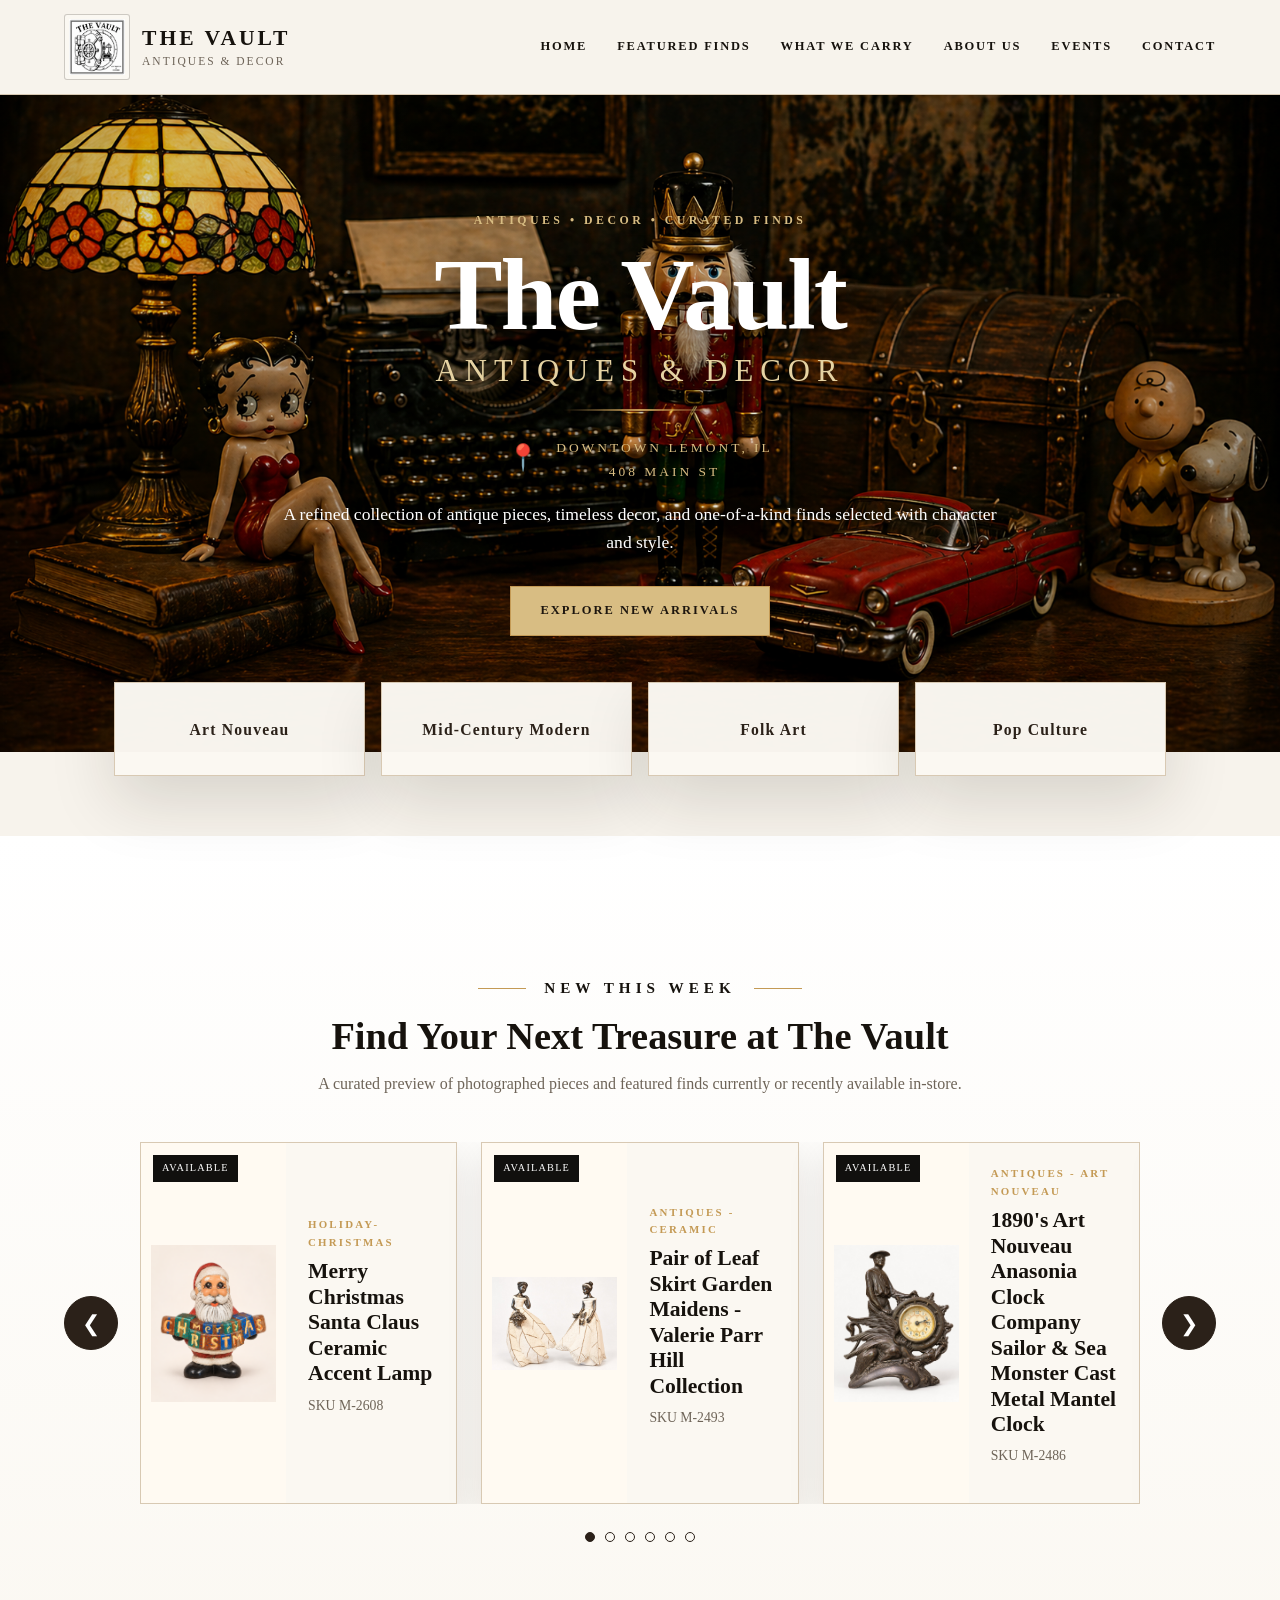
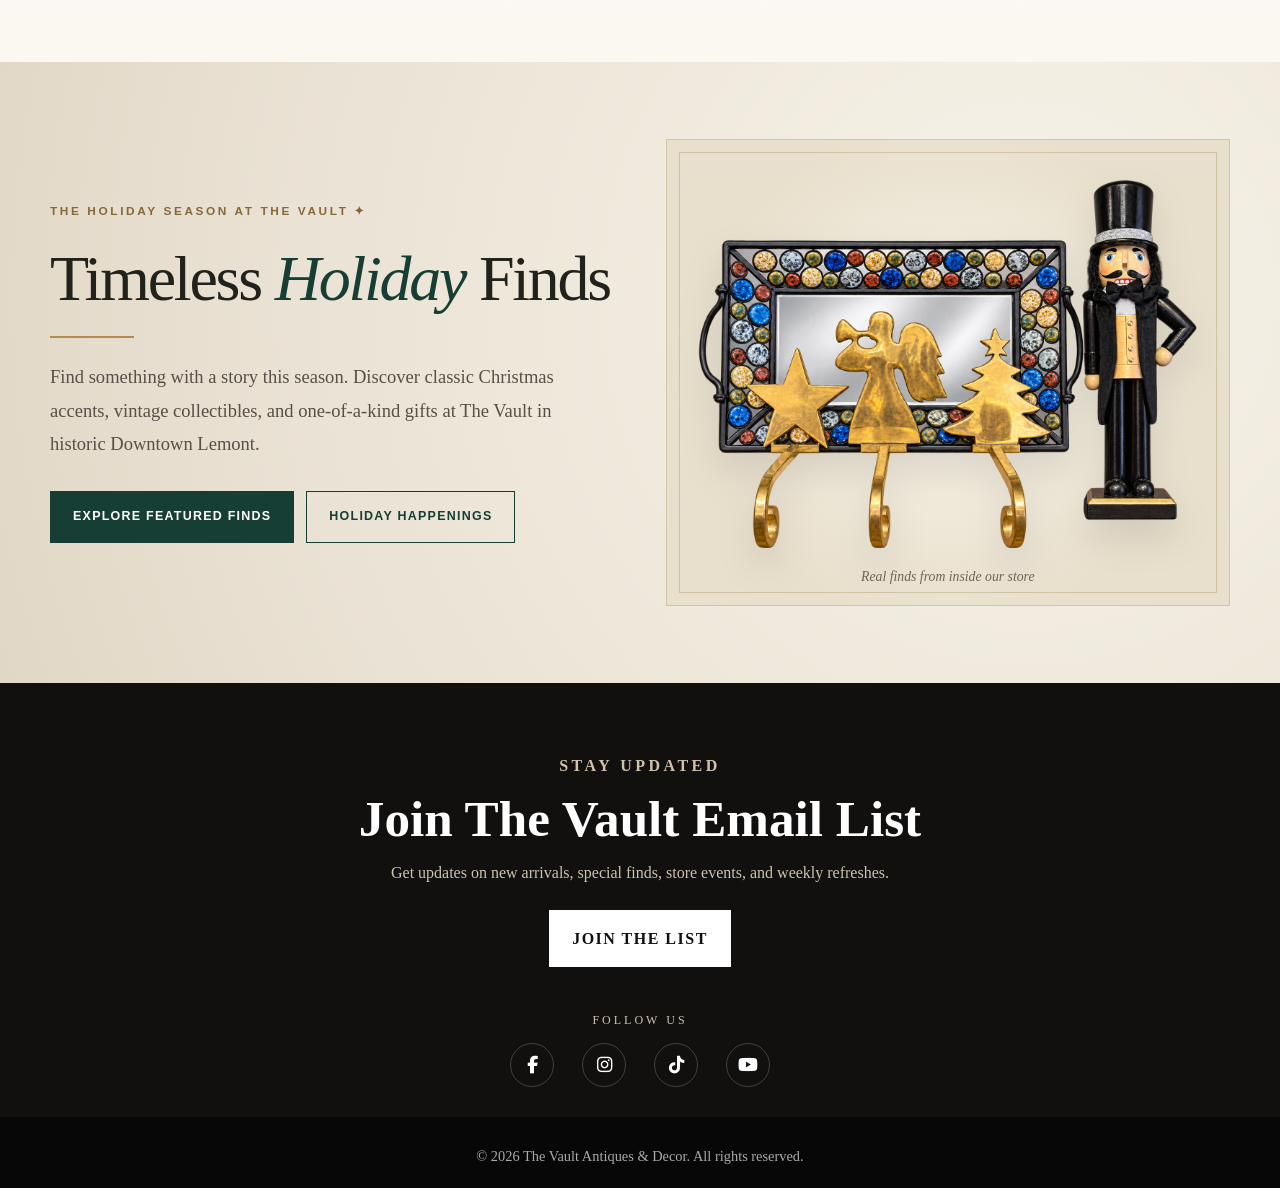
<file: index.html>
<!DOCTYPE html>
<html lang="en">
<head>
  <!-- Google tag (gtag.js) -->
  <script async src="https://www.googletagmanager.com/gtag/js?id=G-7S2YYGERM8"></script>
  <script>
    window.dataLayer = window.dataLayer || [];
    function gtag(){dataLayer.push(arguments);}
    gtag('js', new Date());

    gtag('config', 'G-7S2YYGERM8');
  </script>
  <meta charset="UTF-8" />
  <meta name="viewport" content="width=device-width, initial-scale=1.0" />

  <title>The Vault Antiques & Decor</title>

  <!-- Main stylesheet -->
  <link rel="stylesheet" href="styles.css" />
  <link rel="stylesheet" href="holiday.css" />
  <link rel="stylesheet" href="https://cdnjs.cloudflare.com/ajax/libs/font-awesome/6.5.0/css/all.min.css">
</head>

<body>

  <!-- =====================================================
       HEADER / TOP NAVIGATION
  ====================================================== -->
  <header class="site-header">
    <nav class="navbar">

      <a href="index.html" class="brand">
        <img src="images/vault-logo.png" alt="The Vault logo" class="brand-logo" />
        <div class="brand-text">
          <span>The Vault</span>
          <small>Antiques & Decor</small>
        </div>
      </a>

<button class="mobile-menu-toggle" type="button" aria-expanded="false" aria-controls="primaryNav">
  <span class="menu-icon" aria-hidden="true"><span></span><span></span><span></span></span>
  <span class="menu-label">Menu</span>
</button>

<ul class="nav-links" id="primaryNav">
  <li><a href="index.html">Home</a></li>
  <li><a href="products.html">Featured Finds</a></li>
  <li><a href="what-we-carry.html">What We Carry</a></li>
  <li><a href="about.html">About Us</a></li>
  <li><a href="events.html">Events</a></li>
  <li><a href="contact.html">Contact</a></li>
</ul>

    </nav>
  </header>


  <main>


    <!-- =====================================================
         HERO / FRONT BANNER
         Background image should be saved as:
         images/hero-antique.jpg
    ====================================================== -->
    <section class="hero">
      <div class="hero-content">

        <p class="eyebrow">Antiques &bull; Decor &bull; Curated Finds</p>

        <!-- Kept to exactly two lines -->
      <h1 class="hero-title">
  <span class="line1">The Vault</span>
  <span class="line2">Antiques&nbsp;&amp;&nbsp;Decor</span>
</h1>
<div class="lux-divider">
  <span></span>
</div>

        <div class="gold-divider">
          <span></span>
          <div class="diamond">&#9671;</div>
          <span></span>
        </div>

      <a href="https://maps.google.com/?q=408+Main+St,+Lemont,+IL+60439" 
   target="_blank" 
   class="hero-location">

  <span class="pin" aria-hidden="true">&#128205;</span>

  <div>
    <p class="location-top">Downtown Lemont, IL</p>
    <p class="location-bottom">408 Main St</p>
  </div>

</a>

        <p class="hero-text">
          A refined collection of antique pieces, timeless decor, and one-of-a-kind finds selected with character and style.
        </p>


        <a href="#new-this-week" class="primary-btn">Explore New Arrivals</a>

      </div>
    </section>


    <!-- =====================================================
         CATEGORY PREVIEW STRIP
    ====================================================== -->
   <section class="category-strip">
  <article class="category-tile">
    <a href="what-we-carry.html">Art Nouveau</a>
  </article>

  <article class="category-tile">
    <a href="what-we-carry.html">Mid-Century Modern</a>
  </article>

  <article class="category-tile">
    <a href="what-we-carry.html">Folk Art</a>
  </article>

  <article class="category-tile">
    <a href="what-we-carry.html">Pop Culture</a>
  </article>
</section>


    <!-- =====================================================
         NEW THIS WEEK / HORIZONTAL CAROUSEL
         Loads from data/inventory.json exported by The Vault inventory system.
    ====================================================== -->
    <section id="new-this-week" class="carousel-section">

      <div class="section-heading">
        <div class="mini-divider">
          <span></span>
          <p>New This Week</p>
          <span></span>
        </div>

        <h2>Find Your Next Treasure at The Vault</h2>

        <p>
          A curated preview of photographed pieces and featured finds currently or recently available in-store.
        </p>
      </div>

      <div class="carousel-shell">

        <button class="carousel-arrow" id="prevItem" aria-label="Previous items">
          &#10094;
        </button>

        <div class="carousel-window">
          <div class="carousel-track" id="carouselTrack">
            <!-- Featured cards are loaded from data/inventory.json by script.js -->
          </div>
        </div>

        <button class="carousel-arrow" id="nextItem" aria-label="Next items">
          &#10095;
        </button>

      </div>

      <div class="carousel-dots" id="carouselDots" aria-label="Carousel navigation"></div>

    </section>

<!-- =====================================================
     EVENTS SECTION
===================================================== -->
<!-- HOLIDAY 2026: seasonal feature (replaces October grand opening) -->
<section id="events" class="hv-home-feature" aria-labelledby="hv-home-title">
  <div class="hv-home-inner">
    <div class="hv-home-copy">
      <p class="hv-kicker">The holiday season at The Vault <span aria-hidden="true">✦</span></p>
      <h2 id="hv-home-title">Timeless <em>Holiday</em> Finds</h2>
      <div class="hv-rule" aria-hidden="true"></div>
      <p>Find something with a story this season. Discover classic Christmas accents, vintage collectibles, and one-of-a-kind gifts at The Vault in historic Downtown Lemont.</p>
      <div class="hv-actions">
        <a href="products.html" class="hv-btn hv-btn-dark">Explore Featured Finds</a>
        <a href="events.html" class="hv-btn hv-btn-outline">Holiday Happenings</a>
      </div>
    </div>
    <div class="hv-home-art">
      <img src="images/holiday/holiday-finds.png" loading="lazy" alt="Actual items at The Vault: brass stocking hangers and a black Christmas nutcracker" />
      <p>Real finds from inside our store</p>
    </div>
  </div>
</section>



<!-- =====================================================
     SUBSCRIBE SECTION
===================================================== -->
<section id="subscribe" class="subscribe-section">
  <div class="subscribe-box">

    <p class="eyebrow">Stay Updated</p>

    <h2>Join The Vault Email List</h2>

    <p>
      Get updates on new arrivals, special finds, store events, and weekly refreshes.
    </p>

    <div class="signup-form">
      <a class="signup-link-button" href="https://docs.google.com/forms/d/e/1FAIpQLSe67ofDoHHeJ994dmFxpGGtEN6l8y-qGls4PM31Glu7OnllKg/viewform?usp=sharing" target="_blank" rel="noopener">Join the List</a>
    </div>

    <!-- SOCIAL SECTION -->
   <div class="social-follow">
  <p class="social-label">Follow Us</p>

  <div class="social-links">
    <a href="https://www.facebook.com/profile.php?id=61595099978414" target="_blank" rel="noopener noreferrer" aria-label="Follow The Vault Antiques & Decor on Facebook"><i class="fab fa-facebook-f" aria-hidden="true"></i></a>
    <a href="https://www.instagram.com/thevaultantiquesanddecor/" target="_blank" rel="noopener noreferrer" aria-label="Follow The Vault Antiques & Decor on Instagram"><i class="fab fa-instagram" aria-hidden="true"></i></a>
    <a href="https://www.tiktok.com/@thevaultantiquesanddecor" target="_blank" rel="noopener noreferrer" aria-label="Follow The Vault Antiques & Decor on TikTok"><i class="fab fa-tiktok" aria-hidden="true"></i></a>
    <a href="https://www.youtube.com/channel/UCxyMr5SCbkeIt9cslSGVCfg" target="_blank" rel="noopener noreferrer" aria-label="Follow The Vault Antiques & Decor on YouTube"><i class="fab fa-youtube" aria-hidden="true"></i></a>
  </div>
</div>

  </div>
</section>

</main>


<!-- =====================================================
     FOOTER
===================================================== -->
<footer class="site-footer">
  <p class="footer-copyright">&copy; 2026 The Vault Antiques & Decor. All rights reserved.</p>
</footer>


  <!-- Main carousel script -->
  <script src="script.js"></script>
  <script src="nav.js"></script>

</body>
</html>
</file>
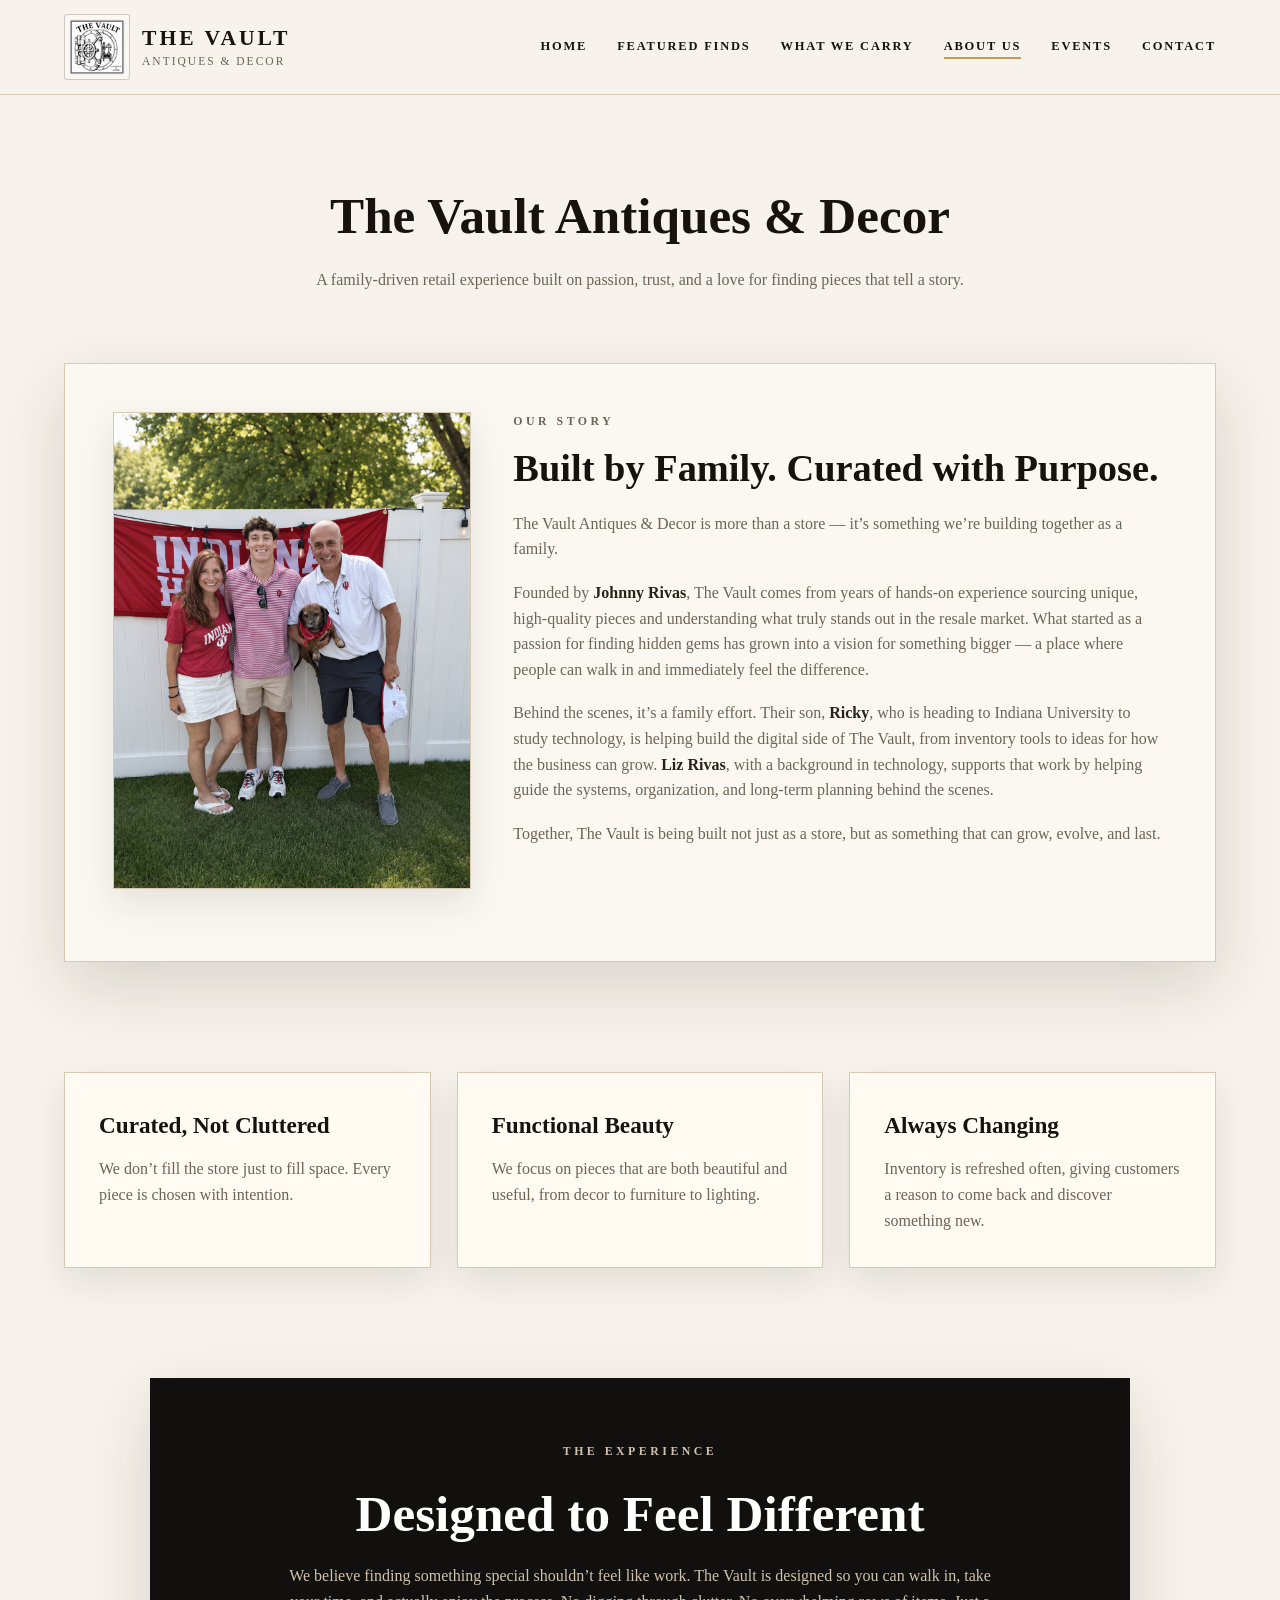
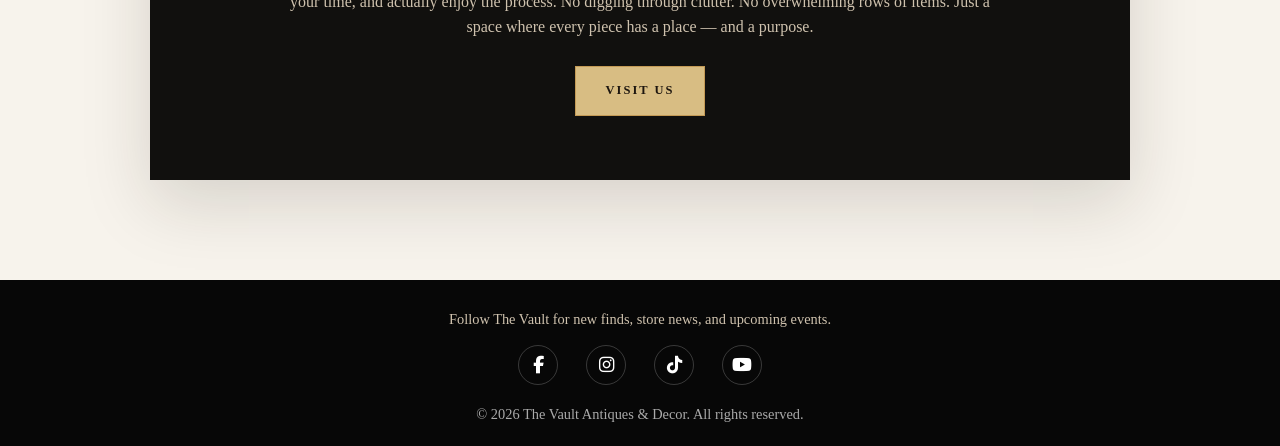
<file: about.html>
<!DOCTYPE html>
<html lang="en">

<head>
  <!-- Google tag (gtag.js) -->
  <script async src="https://www.googletagmanager.com/gtag/js?id=G-7S2YYGERM8"></script>
  <script>
    window.dataLayer = window.dataLayer || [];
    function gtag(){dataLayer.push(arguments);}
    gtag('js', new Date());

    gtag('config', 'G-7S2YYGERM8');
  </script>
  <meta charset="UTF-8" />
  <meta name="viewport" content="width=device-width, initial-scale=1.0" />

  <title>About Us | The Vault</title>

  <link rel="stylesheet" href="styles.css" />
  <link rel="stylesheet" href="https://cdnjs.cloudflare.com/ajax/libs/font-awesome/6.5.0/css/all.min.css">
</head>

<body>

  <!-- HEADER / NAVIGATION -->
  <header class="site-header">
    <nav class="navbar">

      <a href="index.html" class="brand">
        <img src="images/vault-logo.png" alt="The Vault logo" class="brand-logo" />

        <div class="brand-text">
          <span>The Vault</span>
          <small>Antiques & Decor</small>
        </div>
      </a>

      <button class="mobile-menu-toggle" type="button" aria-expanded="false" aria-controls="primaryNav">
        <span class="menu-icon" aria-hidden="true"><span></span><span></span><span></span></span>
        <span class="menu-label">Menu</span>
      </button>

      <ul class="nav-links" id="primaryNav">
        <li><a href="index.html">Home</a></li>
        <li><a href="products.html">Featured Finds</a></li>
        <li><a href="what-we-carry.html">What We Carry</a></li>
        <li><a href="about.html" class="active-link">About Us</a></li>
        <li><a href="events.html">Events</a></li>
        <li><a href="contact.html">Contact</a></li>
      </ul>

    </nav>
  </header>


  <main>

    <!-- ABOUT HERO -->
    <section class="products-hero">
      <h1>The Vault Antiques & Decor</h1>
      <p>
        A family-driven retail experience built on passion, trust, and a love for finding pieces that tell a story.
      </p>
    </section>


    <!-- OUR STORY -->
    <section class="about-story-section">

      <div class="about-story-card">

        <img src="images/about-family.png" alt="The Rivas family" class="about-family-photo" />

        <div class="about-story-text">
          <p class="eyebrow">Our Story</p>

          <h2>Built by Family. Curated with Purpose.</h2>

          <p>
            The Vault Antiques & Decor is more than a store — it’s something we’re building together as a family.
          </p>

          <p>
            Founded by <strong>Johnny Rivas</strong>, The Vault comes from years of hands-on experience sourcing unique,
            high-quality pieces and understanding what truly stands out in the resale market. What started as a passion
            for finding hidden gems has grown into a vision for something bigger — a place where people can walk in and
            immediately feel the difference.
          </p>

          <p>
            Behind the scenes, it’s a family effort. Their son, <strong>Ricky</strong>, who is heading to Indiana
            University to study technology, is helping build the digital side of The Vault, from inventory tools to
            ideas for how the business can grow. <strong>Liz Rivas</strong>, with a background in technology, supports
            that work by helping guide the systems, organization, and long-term planning behind the scenes.
          </p>

          <p>
            Together, The Vault is being built not just as a store, but as something that can grow, evolve, and last.
          </p>
        </div>

      </div>

    </section>


    <!-- WHAT MAKES US DIFFERENT -->
    <section class="about-values-section">

      <div class="about-values-grid">

        <div class="about-value-card">
          <h3>Curated, Not Cluttered</h3>
          <p>We don’t fill the store just to fill space. Every piece is chosen with intention.</p>
        </div>

        <div class="about-value-card">
          <h3>Functional Beauty</h3>
          <p>We focus on pieces that are both beautiful and useful, from decor to furniture to lighting.</p>
        </div>

        <div class="about-value-card">
          <h3>Always Changing</h3>
          <p>Inventory is refreshed often, giving customers a reason to come back and discover something new.</p>
        </div>

      </div>

    </section>


    <!-- EXPERIENCE -->
    <section class="about-experience-section">
      <div class="about-experience-box">
        <p class="eyebrow">The Experience</p>

        <h2>Designed to Feel Different</h2>

        <p>
          We believe finding something special shouldn’t feel like work. The Vault is designed so you can walk in,
          take your time, and actually enjoy the process. No digging through clutter. No overwhelming rows of items.
          Just a space where every piece has a place — and a purpose.
        </p>

        <a href="contact.html" class="secondary-btn">Visit Us</a>
      </div>
    </section>

  </main>


  <!-- FOOTER -->
  <footer class="site-footer">
    <p class="footer-social-invitation">Follow The Vault for new finds, store news, and upcoming events.</p>
    <div class="social-links footer-social-links">
      <a href="https://www.facebook.com/profile.php?id=61595099978414" target="_blank" rel="noopener noreferrer" aria-label="Follow The Vault Antiques & Decor on Facebook"><i class="fab fa-facebook-f" aria-hidden="true"></i></a>
      <a href="https://www.instagram.com/thevaultantiquesanddecor/" target="_blank" rel="noopener noreferrer" aria-label="Follow The Vault Antiques & Decor on Instagram"><i class="fab fa-instagram" aria-hidden="true"></i></a>
      <a href="https://www.tiktok.com/@thevaultantiquesanddecor" target="_blank" rel="noopener noreferrer" aria-label="Follow The Vault Antiques & Decor on TikTok"><i class="fab fa-tiktok" aria-hidden="true"></i></a>
      <a href="https://www.youtube.com/channel/UCxyMr5SCbkeIt9cslSGVCfg" target="_blank" rel="noopener noreferrer" aria-label="Follow The Vault Antiques & Decor on YouTube"><i class="fab fa-youtube" aria-hidden="true"></i></a>
    </div>
    <p class="footer-copyright">&copy; 2026 The Vault Antiques & Decor. All rights reserved.</p>
  </footer>

  <script src="nav.js"></script>

</body>

</html>
</file>
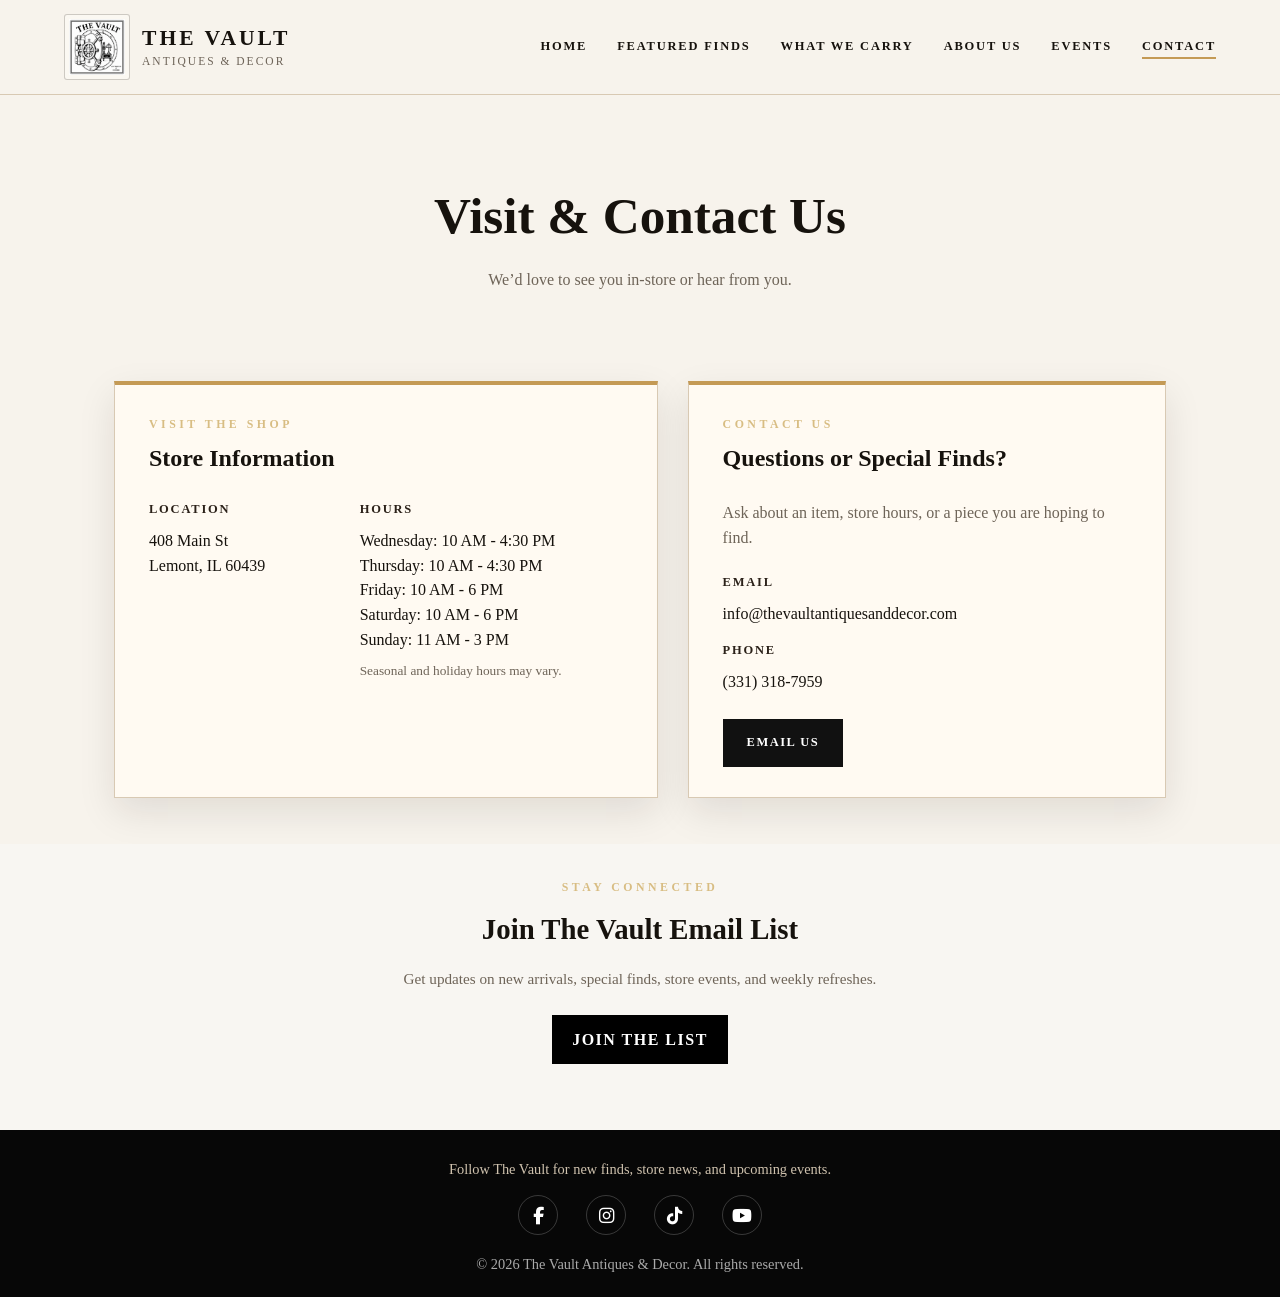
<file: contact.html>
<!DOCTYPE html>
<html lang="en">

<head>
  <!-- Google tag (gtag.js) -->
  <script async src="https://www.googletagmanager.com/gtag/js?id=G-7S2YYGERM8"></script>
  <script>
    window.dataLayer = window.dataLayer || [];
    function gtag(){dataLayer.push(arguments);}
    gtag('js', new Date());

    gtag('config', 'G-7S2YYGERM8');
  </script>
  <meta charset="UTF-8" />
  <meta name="viewport" content="width=device-width, initial-scale=1.0"/>
  <title>Contact | The Vault</title>

  <link rel="stylesheet" href="styles.css" />
  <link rel="stylesheet" href="https://cdnjs.cloudflare.com/ajax/libs/font-awesome/6.5.0/css/all.min.css">
</head>

<body>

  <!-- HEADER -->
  <header class="site-header">
    <nav class="navbar">
      <a href="index.html" class="brand">
        <img src="images/vault-logo.png" class="brand-logo">
        <div class="brand-text">
          <span>The Vault</span>
          <small>Antiques & Decor</small>
        </div>
      </a>

      <button class="mobile-menu-toggle" type="button" aria-expanded="false" aria-controls="primaryNav">
        <span class="menu-icon" aria-hidden="true"><span></span><span></span><span></span></span>
        <span class="menu-label">Menu</span>
      </button>

      <ul class="nav-links" id="primaryNav">
        <li><a href="index.html">Home</a></li>
        <li><a href="products.html">Featured Finds</a></li>
        <li><a href="what-we-carry.html">What We Carry</a></li>
        <li><a href="about.html">About Us</a></li>
        <li><a href="events.html">Events</a></li>
        <li><a href="contact.html" class="active-link">Contact</a></li>
      </ul>
    </nav>
  </header>

  <main>

    <!-- HERO -->
    <section class="products-hero">
      <h1>Visit & Contact Us</h1>
      <p>We’d love to see you in-store or hear from you.</p>
    </section>

    <!-- CONTACT CONTENT -->
    <section class="contact-section">

      <div class="contact-grid">
        <div class="contact-info visit-card">
          <p class="eyebrow">Visit The Shop</p>
          <h2>Store Information</h2>

          <div class="contact-detail-grid">
            <div class="contact-detail">
              <strong>Location</strong>
              <a href="https://maps.google.com/?q=408+Main+St,+Lemont,+IL+60439" target="_blank" rel="noopener">
                408 Main St<br>
                Lemont, IL 60439
              </a>
            </div>

            <div class="contact-detail">
              <strong>Hours</strong>
              <span>Wednesday: 10 AM - 4:30 PM</span>
              <span>Thursday: 10 AM - 4:30 PM</span>
              <span>Friday: 10 AM - 6 PM</span>
              <span>Saturday: 10 AM - 6 PM</span>
              <span>Sunday: 11 AM - 3 PM</span>
              <small>Seasonal and holiday hours may vary.</small>
            </div>
          </div>
        </div>

        <div class="contact-form contact-email-card">
          <p class="eyebrow">Contact Us</p>
          <h2>Questions or Special Finds?</h2>
          <p class="contact-form-note">
            Ask about an item, store hours, or a piece you are hoping to find.
          </p>

          <div class="contact-methods">
            <p><strong>Email</strong><a href="mailto:info@thevaultantiquesanddecor.com">info@thevaultantiquesanddecor.com</a></p>
            <p><strong>Phone</strong><a href="tel:+13313187959">(331) 318-7959</a></p>
          </div>

          <a class="contact-email-button" href="mailto:info@thevaultantiquesanddecor.com?subject=Question%20for%20The%20Vault%20Antiques%20%26%20Decor">Email Us</a>
        </div>

      </div>

    </section>
<!-- =====================================================
     CONTACT PAGE EMAIL SUBSCRIBE (LIGHT VERSION)
===================================================== -->
<section class="contact-subscribe">

  <div class="contact-subscribe-inner">
    <p class="eyebrow">Stay Connected</p>

    <h2>Join The Vault Email List</h2>

    <p class="contact-subscribe-text">
      Get updates on new arrivals, special finds, store events, and weekly refreshes.
    </p>

    <div class="contact-subscribe-form">
      <a class="contact-subscribe-button" href="https://docs.google.com/forms/d/e/1FAIpQLSe67ofDoHHeJ994dmFxpGGtEN6l8y-qGls4PM31Glu7OnllKg/viewform?usp=sharing" target="_blank" rel="noopener">Join the List</a>
    </div>
  </div>

</section>

  </main>

  <footer class="site-footer">
    <p class="footer-social-invitation">Follow The Vault for new finds, store news, and upcoming events.</p>
    <div class="social-links footer-social-links">
      <a href="https://www.facebook.com/profile.php?id=61595099978414" target="_blank" rel="noopener noreferrer" aria-label="Follow The Vault Antiques & Decor on Facebook"><i class="fab fa-facebook-f" aria-hidden="true"></i></a>
      <a href="https://www.instagram.com/thevaultantiquesanddecor/" target="_blank" rel="noopener noreferrer" aria-label="Follow The Vault Antiques & Decor on Instagram"><i class="fab fa-instagram" aria-hidden="true"></i></a>
      <a href="https://www.tiktok.com/@thevaultantiquesanddecor" target="_blank" rel="noopener noreferrer" aria-label="Follow The Vault Antiques & Decor on TikTok"><i class="fab fa-tiktok" aria-hidden="true"></i></a>
      <a href="https://www.youtube.com/channel/UCxyMr5SCbkeIt9cslSGVCfg" target="_blank" rel="noopener noreferrer" aria-label="Follow The Vault Antiques & Decor on YouTube"><i class="fab fa-youtube" aria-hidden="true"></i></a>
    </div>
    <p class="footer-copyright">&copy; 2026 The Vault Antiques & Decor. All rights reserved.</p>
  </footer>

<script src="nav.js"></script>
</body>
</html>
</file>
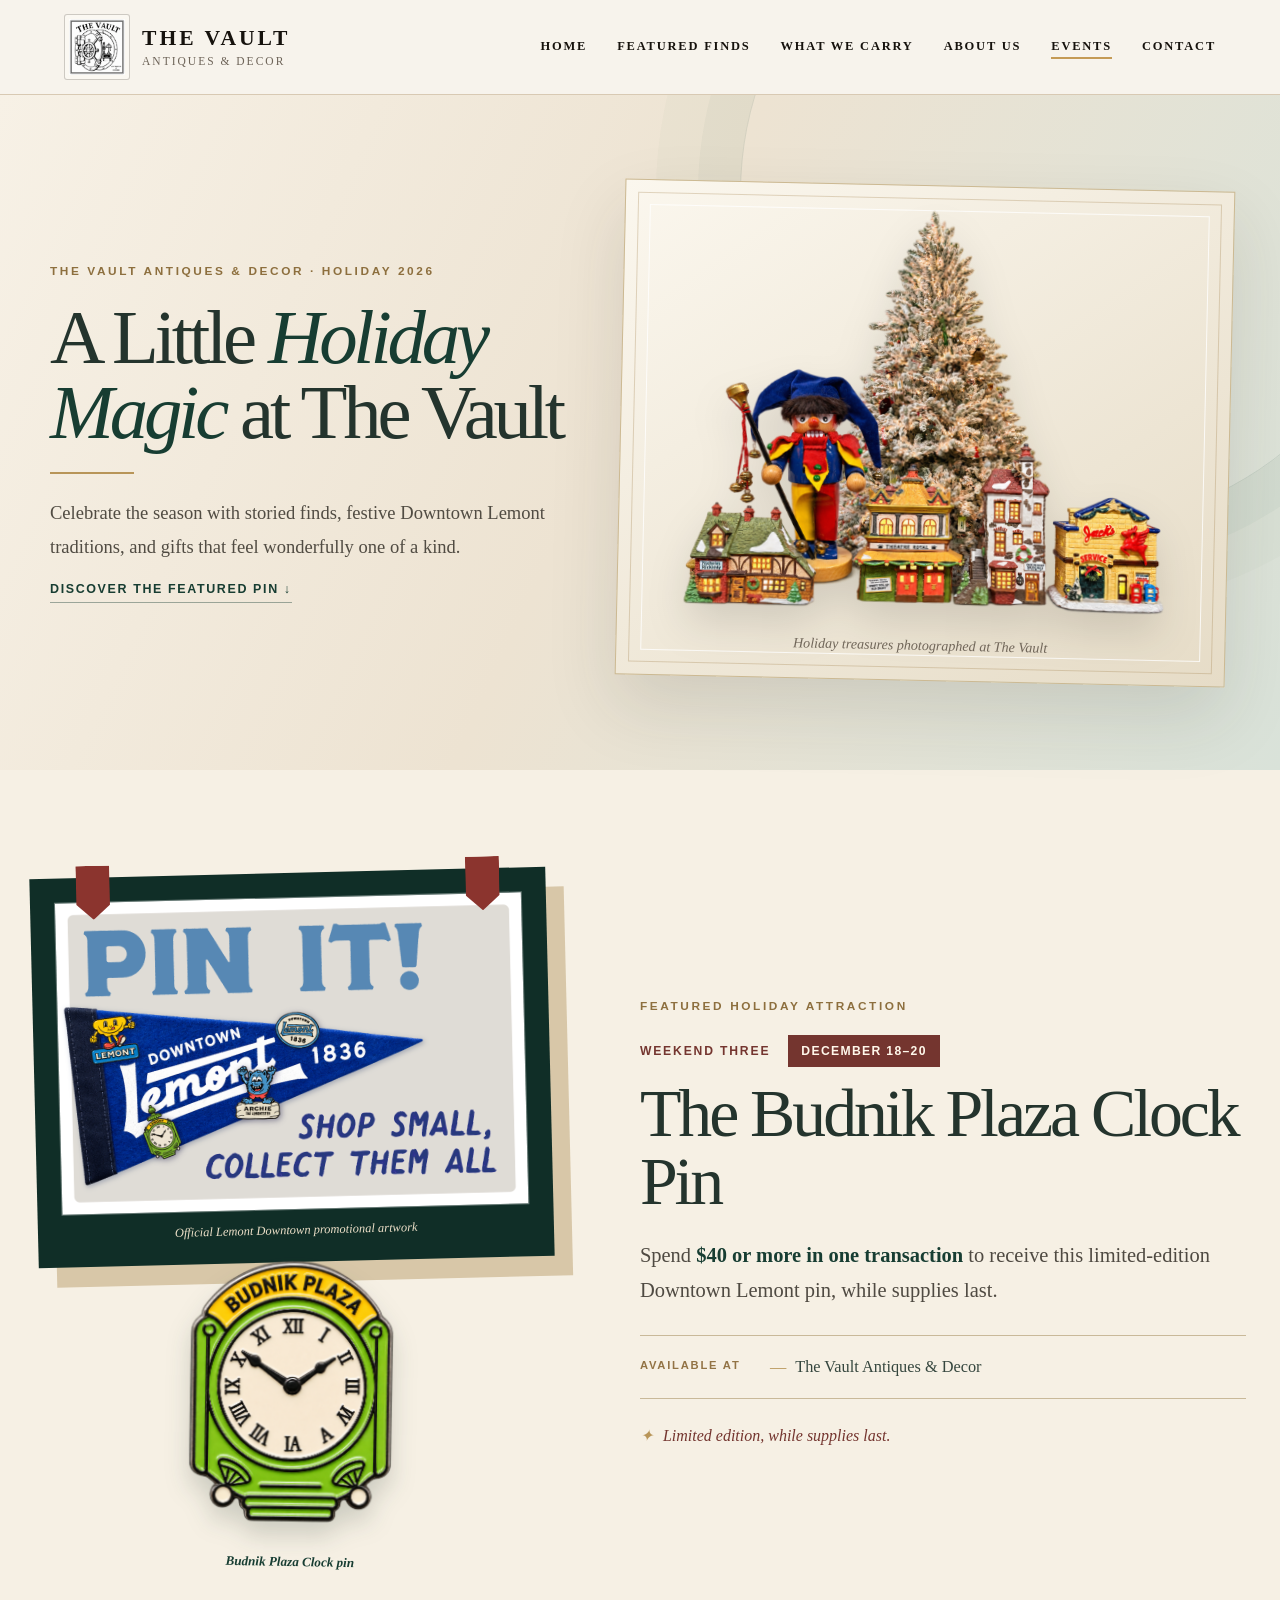
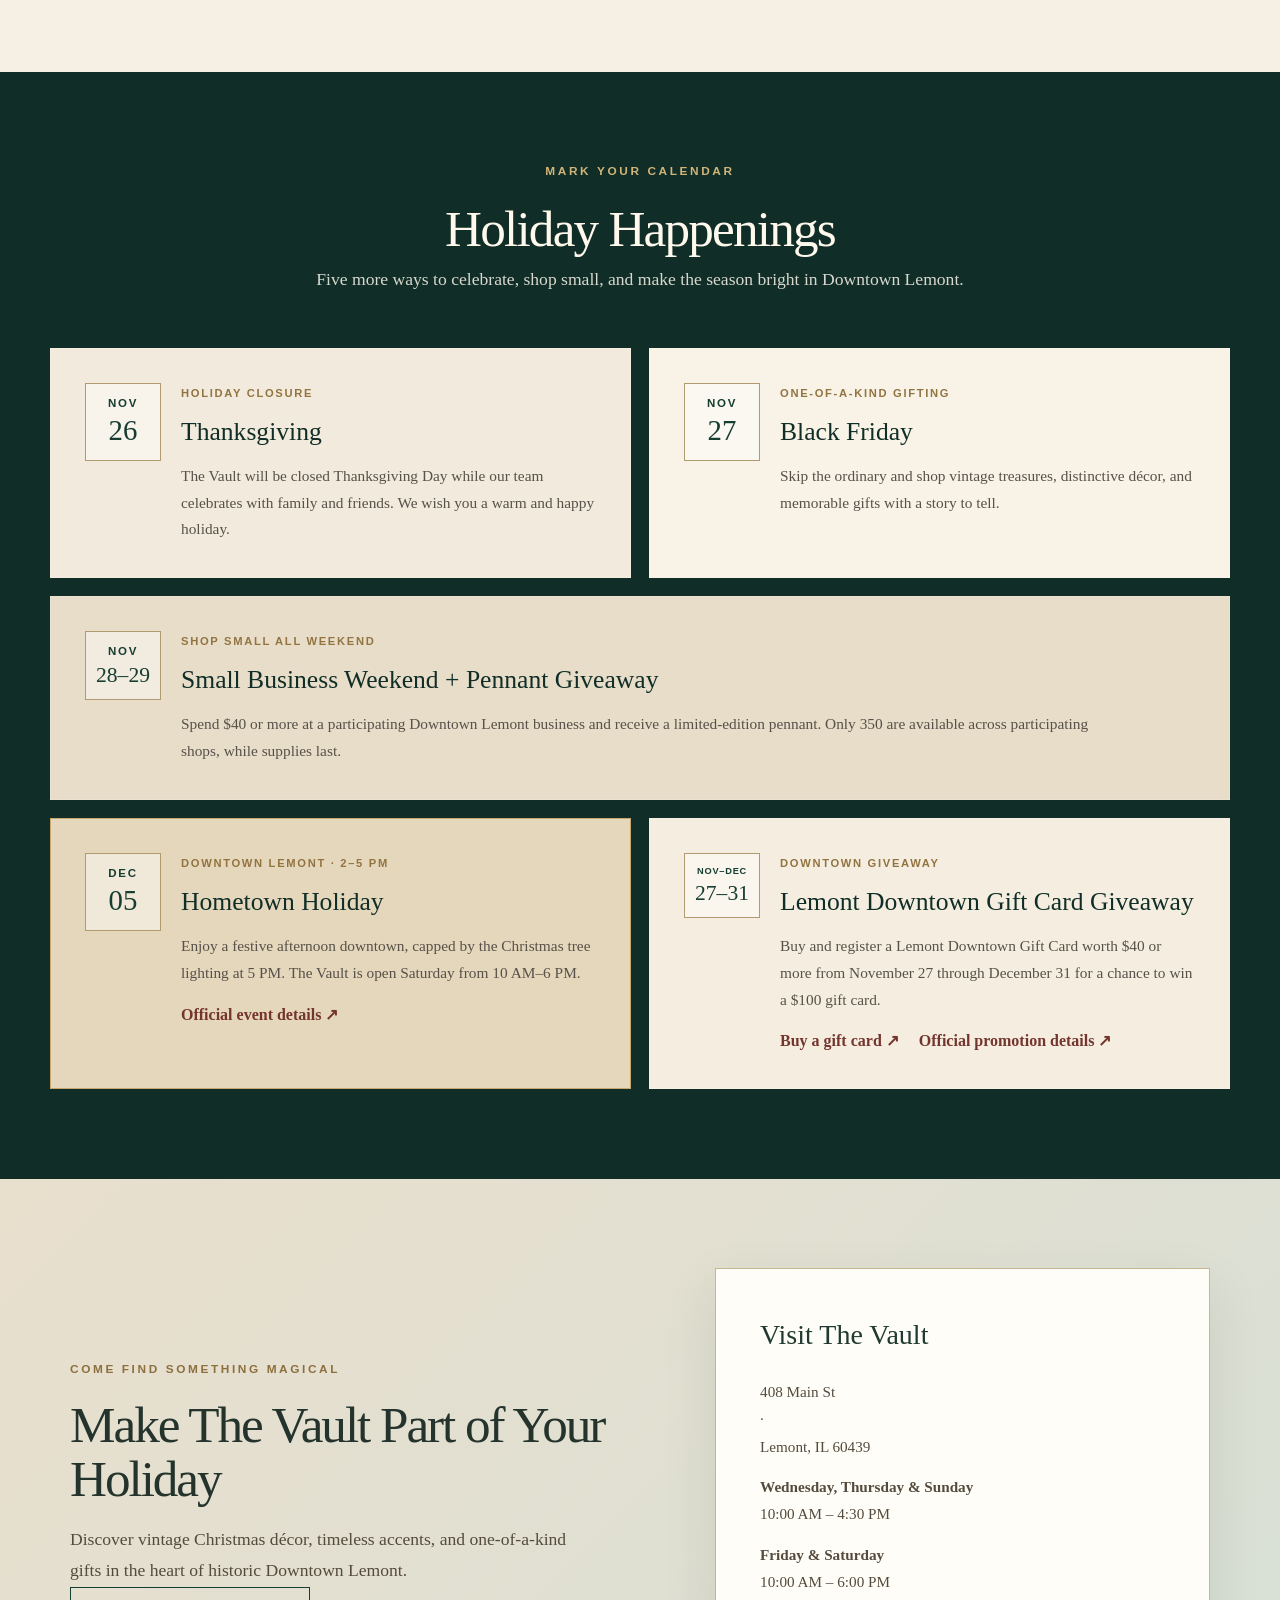
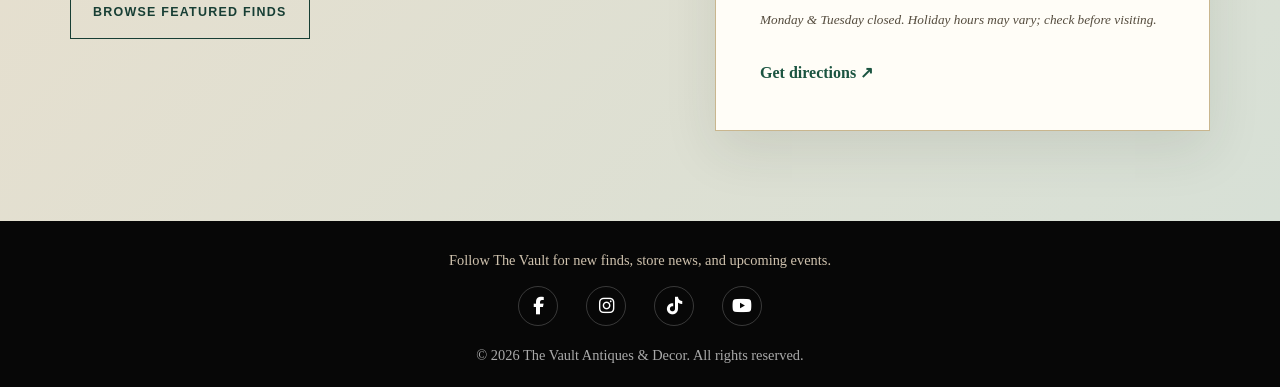
<file: events.html>
<!DOCTYPE html>
<html lang="en">
<head>
  <script async src="https://www.googletagmanager.com/gtag/js?id=G-7S2YYGERM8"></script>
  <script>window.dataLayer=window.dataLayer||[];function gtag(){dataLayer.push(arguments)}gtag('js',new Date());gtag('config','G-7S2YYGERM8');</script>
  <meta charset="UTF-8" />
  <meta name="viewport" content="width=device-width, initial-scale=1.0" />
  <meta name="description" content="Holiday events and the limited-edition Budnik Plaza Clock pin at The Vault Antiques & Decor." />
  <title>Holiday Events | The Vault</title>
  <link rel="stylesheet" href="styles.css" />
  <link rel="stylesheet" href="holiday.css" />
  <link rel="stylesheet" href="https://cdnjs.cloudflare.com/ajax/libs/font-awesome/6.5.0/css/all.min.css">
</head>
<body>
  <header class="site-header">
    <nav class="navbar">
      <a href="index.html" class="brand"><img src="images/vault-logo.png" alt="The Vault logo" class="brand-logo" /><div class="brand-text"><span>The Vault</span><small>Antiques &amp; Decor</small></div></a>
      <button class="mobile-menu-toggle" type="button" aria-expanded="false" aria-controls="primaryNav"><span class="menu-icon" aria-hidden="true"><span></span><span></span><span></span></span><span class="menu-label">Menu</span></button>
      <ul class="nav-links" id="primaryNav"><li><a href="index.html">Home</a></li><li><a href="products.html">Featured Finds</a></li><li><a href="what-we-carry.html">What We Carry</a></li><li><a href="about.html">About Us</a></li><li><a href="events.html" class="active-link">Events</a></li><li><a href="contact.html">Contact</a></li></ul>
    </nav>
  </header>

  <main class="hv-events-main">
    <section class="hv-events-hero" aria-labelledby="hv-events-title">
      <div class="hv-events-copy">
        <p class="hv-kicker">The Vault Antiques &amp; Decor <span aria-hidden="true">·</span> Holiday 2026</p>
        <h1 id="hv-events-title">A Little <em>Holiday Magic</em> at The Vault</h1>
        <div class="hv-rule" aria-hidden="true"></div>
        <p>Celebrate the season with storied finds, festive Downtown Lemont traditions, and gifts that feel wonderfully one of a kind.</p>
        <a class="hv-text-link" href="#pin-it">Discover the featured pin <span aria-hidden="true">↓</span></a>
      </div>
      <figure class="hv-events-art">
        <img src="images/holiday/holiday-village.png" alt="The Vault's holiday display with a flocked Christmas tree, collectible village houses and nutcracker" fetchpriority="high" />
        <figcaption>Holiday treasures photographed at The Vault</figcaption>
      </figure>
    </section>

    <section class="hv-pin-feature" id="pin-it" aria-labelledby="hv-pin-title">
      <div class="hv-pin-visuals">
        <figure class="hv-pin-art">
          <img src="images/holiday/lemont-pins-web-banner.png" alt="Official Lemont Downtown Pin It! Shop Small, Collect Them All promotional graphic featuring the collectible holiday pins" />
          <figcaption>Official Lemont Downtown promotional artwork</figcaption>
        </figure>
        <figure class="hv-clock-pin">
          <img src="images/holiday/budnik-plaza-clock-pin.png" alt="Green Budnik Plaza Clock collectible pin" />
          <figcaption>Budnik Plaza Clock pin</figcaption>
        </figure>
      </div>
      <div class="hv-pin-copy">
        <p class="hv-kicker">Featured holiday attraction</p>
        <p class="hv-weekend">Weekend Three <span>December 18–20</span></p>
        <h2 id="hv-pin-title">The Budnik Plaza Clock Pin</h2>
        <p class="hv-pin-lede">Spend <strong>$40 or more in one transaction</strong> to receive this limited-edition Downtown Lemont pin, while supplies last.</p>
        <div class="hv-stockists"><p>Available at</p><ul><li>The Vault Antiques &amp; Decor</li></ul></div>
        <p class="hv-limited"><span aria-hidden="true">✦</span> Limited edition, while supplies last.</p>
      </div>
    </section>

    <section class="hv-happenings" id="holiday-happenings" aria-labelledby="hv-happenings-title">
      <div class="hv-center-intro"><p class="hv-kicker">Mark your calendar</p><h2 id="hv-happenings-title">Holiday Happenings</h2><p>Five more ways to celebrate, shop small, and make the season bright in Downtown Lemont.</p></div>
      <div class="hv-event-grid">
        <article class="hv-season-card hv-card-closed"><div class="hv-date"><span>NOV</span><strong>26</strong></div><div><p class="hv-card-label">Holiday closure</p><h3>Thanksgiving</h3><p>The Vault will be closed Thanksgiving Day while our team celebrates with family and friends. We wish you a warm and happy holiday.</p></div></article>
        <article class="hv-season-card"><div class="hv-date"><span>NOV</span><strong>27</strong></div><div><p class="hv-card-label">One-of-a-kind gifting</p><h3>Black Friday</h3><p>Skip the ordinary and shop vintage treasures, distinctive décor, and memorable gifts with a story to tell.</p></div></article>
        <article class="hv-season-card hv-card-wide"><div class="hv-date"><span>NOV</span><strong>28–29</strong></div><div><p class="hv-card-label">Shop small all weekend</p><h3>Small Business Weekend + Pennant Giveaway</h3><p>Spend $40 or more at a participating Downtown Lemont business and receive a limited-edition pennant. Only 350 are available across participating shops, while supplies last.</p></div></article>
        <article class="hv-season-card hv-feature-card"><div class="hv-date"><span>DEC</span><strong>05</strong></div><div><p class="hv-card-label">Downtown Lemont <span aria-hidden="true">·</span> 2–5 PM</p><h3>Hometown Holiday</h3><p>Enjoy a festive afternoon downtown, capped by the Christmas tree lighting at 5 PM. The Vault is open Saturday from 10 AM–6 PM.</p><a href="https://www.lemontdowntown.com/hometown-holiday" target="_blank" rel="noopener noreferrer">Official event details <span aria-hidden="true">↗</span></a></div></article>
        <article class="hv-season-card hv-giveaway-card"><div class="hv-date"><span>NOV–DEC</span><strong>27–31</strong></div><div><p class="hv-card-label">Downtown giveaway</p><h3>Lemont Downtown Gift Card Giveaway</h3><p>Buy and register a Lemont Downtown Gift Card worth $40 or more from November 27 through December 31 for a chance to win a $100 gift card.</p><div class="hv-card-links"><a href="https://lemont-downtown.yiftee.com/gift-card/purchase" target="_blank" rel="noopener noreferrer">Buy a gift card <span aria-hidden="true">↗</span></a><a href="https://www.lemontdowntown.com/news/pin-it-shop-stroll-and-collect-in-lemont-downtown-this-holiday-season" target="_blank" rel="noopener noreferrer">Official promotion details <span aria-hidden="true">↗</span></a></div></div></article>
      </div>
    </section>

    <section class="hv-visit" aria-labelledby="hv-visit-title">
      <div class="hv-visit-copy"><p class="hv-kicker">Come find something magical</p><h2 id="hv-visit-title">Make The Vault Part of Your Holiday</h2><p>Discover vintage Christmas décor, timeless accents, and one-of-a-kind gifts in the heart of historic Downtown Lemont.</p><a class="hv-btn hv-btn-outline" href="products.html">Browse Featured Finds</a></div>
      <div class="hv-visit-info"><h3>Visit The Vault</h3><p>408 Main St <span aria-hidden="true">·</span> Lemont, IL 60439</p><p><strong>Wednesday, Thursday &amp; Sunday</strong><span>10:00 AM – 4:30 PM</span></p><p><strong>Friday &amp; Saturday</strong><span>10:00 AM – 6:00 PM</span></p><p class="hv-small-note">Monday &amp; Tuesday closed. Holiday hours may vary; check before visiting.</p><a href="https://maps.google.com/?q=408+Main+St,+Lemont,+IL+60439" target="_blank" rel="noopener noreferrer">Get directions <span aria-hidden="true">↗</span></a></div>
    </section>
  </main>

  <footer class="site-footer">
    <p class="footer-social-invitation">Follow The Vault for new finds, store news, and upcoming events.</p>
    <div class="social-links footer-social-links"><a href="https://www.facebook.com/profile.php?id=61595099978414" target="_blank" rel="noopener noreferrer" aria-label="Follow The Vault Antiques & Decor on Facebook"><i class="fab fa-facebook-f" aria-hidden="true"></i></a><a href="https://www.instagram.com/thevaultantiquesanddecor/" target="_blank" rel="noopener noreferrer" aria-label="Follow The Vault Antiques & Decor on Instagram"><i class="fab fa-instagram" aria-hidden="true"></i></a><a href="https://www.tiktok.com/@thevaultantiquesanddecor" target="_blank" rel="noopener noreferrer" aria-label="Follow The Vault Antiques & Decor on TikTok"><i class="fab fa-tiktok" aria-hidden="true"></i></a><a href="https://www.youtube.com/channel/UCxyMr5SCbkeIt9cslSGVCfg" target="_blank" rel="noopener noreferrer" aria-label="Follow The Vault Antiques & Decor on YouTube"><i class="fab fa-youtube" aria-hidden="true"></i></a></div>
    <p class="footer-copyright">&copy; 2026 The Vault Antiques &amp; Decor. All rights reserved.</p>
  </footer>
  <script src="nav.js"></script>
</body>
</html>
</file>
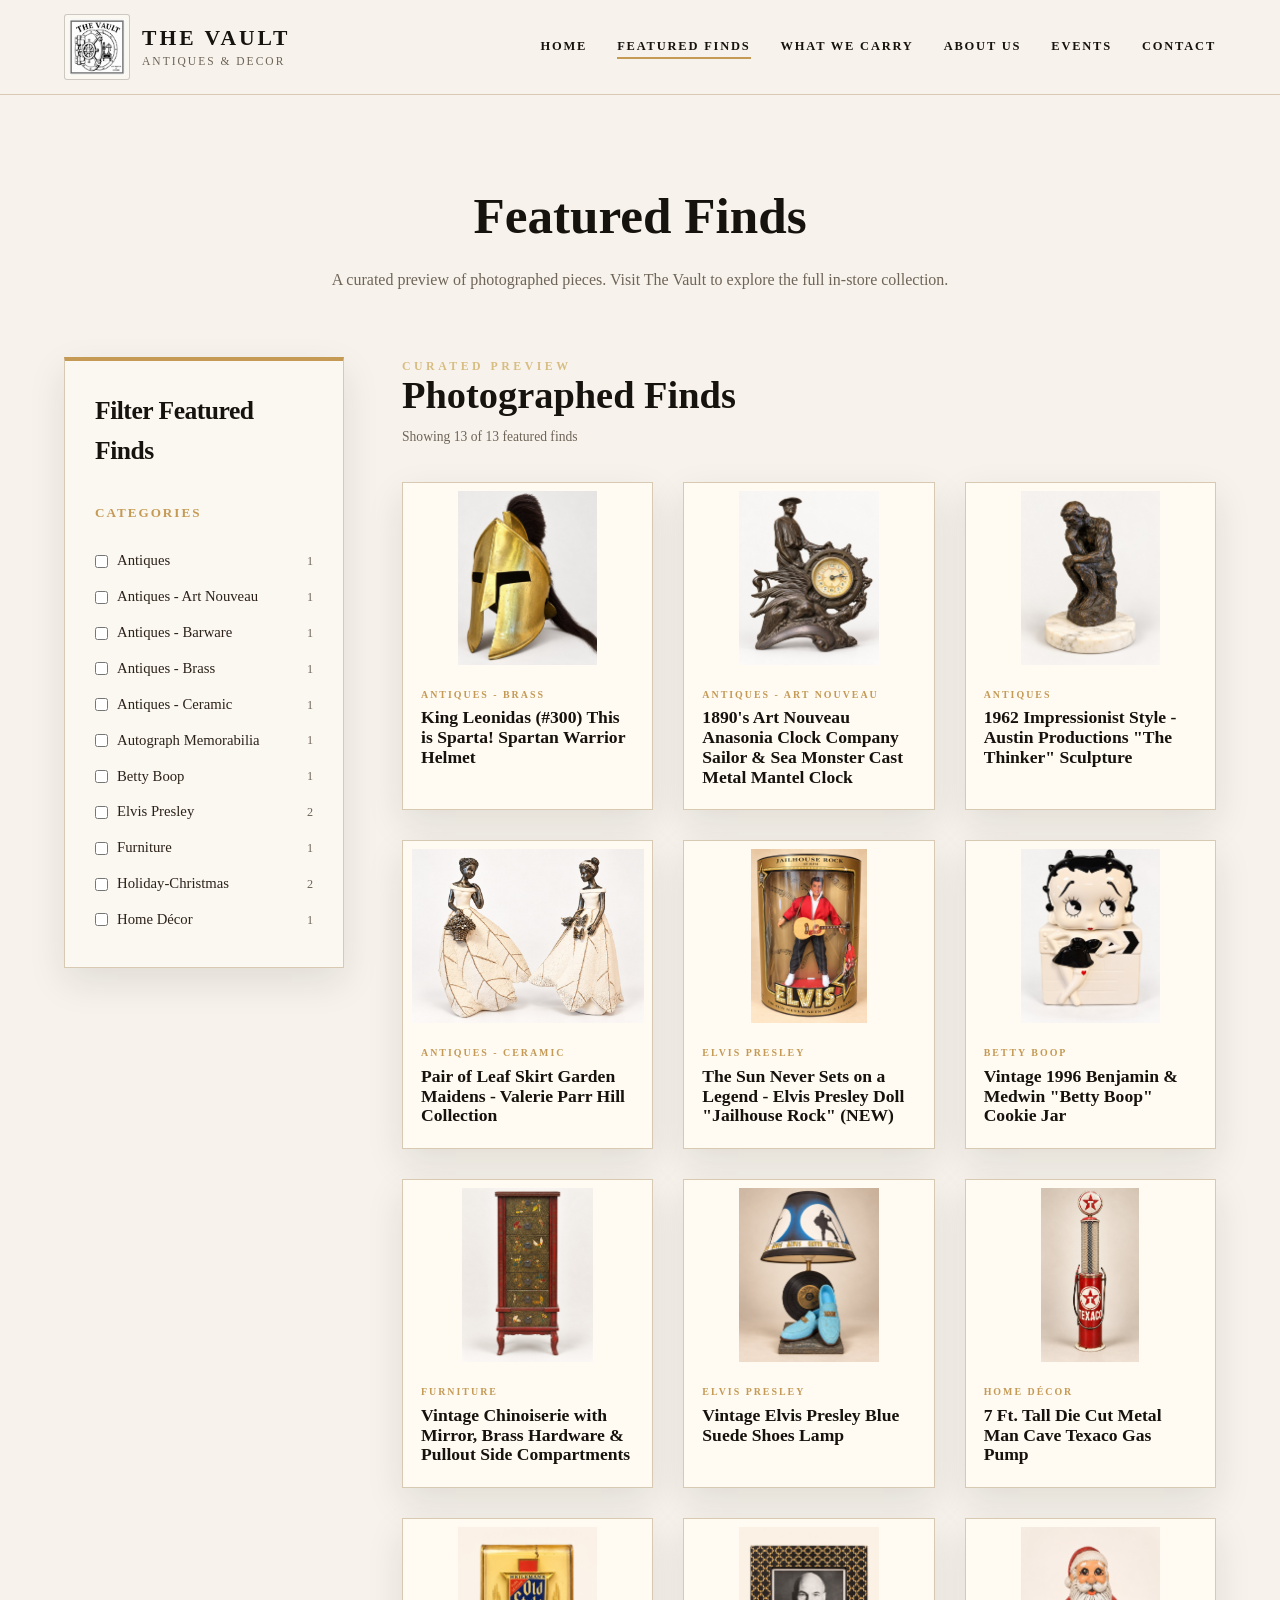
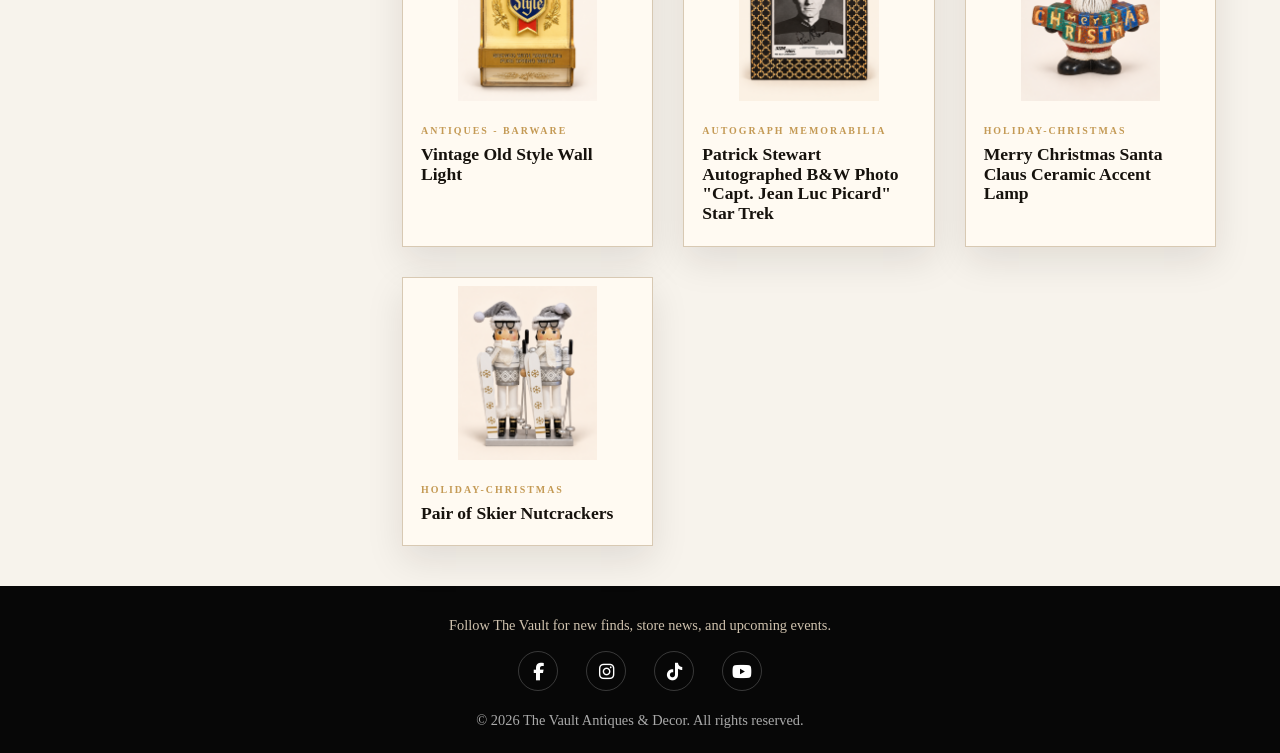
<file: products.html>
<!DOCTYPE html>
<html lang="en">

<head>
  <!-- Google tag (gtag.js) -->
  <script async src="https://www.googletagmanager.com/gtag/js?id=G-7S2YYGERM8"></script>
  <script>
    window.dataLayer = window.dataLayer || [];
    function gtag(){dataLayer.push(arguments);}
    gtag('js', new Date());

    gtag('config', 'G-7S2YYGERM8');
  </script>
  <meta charset="UTF-8" />
  <meta name="viewport" content="width=device-width, initial-scale=1.0" />

  <title>Featured Finds | The Vault</title>

  <link rel="stylesheet" href="styles.css" />
  <link rel="stylesheet" href="https://cdnjs.cloudflare.com/ajax/libs/font-awesome/6.5.0/css/all.min.css">
</head>

<body>

  <header class="site-header">
    <nav class="navbar">

      <a href="index.html" class="brand">
        <img src="images/vault-logo.png" alt="The Vault logo" class="brand-logo" />

        <div class="brand-text">
          <span>The Vault</span>
          <small>Antiques & Decor</small>
        </div>
      </a>

      <button class="mobile-menu-toggle" type="button" aria-expanded="false" aria-controls="primaryNav">
        <span class="menu-icon" aria-hidden="true"><span></span><span></span><span></span></span>
        <span class="menu-label">Menu</span>
      </button>

      <ul class="nav-links" id="primaryNav">
        <li><a href="index.html">Home</a></li>
        <li><a href="products.html" class="active-link">Featured Finds</a></li>
        <li><a href="what-we-carry.html">What We Carry</a></li>
        <li><a href="about.html">About Us</a></li>
        <li><a href="events.html">Events</a></li>
        <li><a href="contact.html">Contact</a></li>
      </ul>

    </nav>
  </header>

  <main>

    <section class="products-hero">
      <h1>Featured Finds</h1>
      <p>A curated preview of photographed pieces. Visit The Vault to explore the full in-store collection.</p>
    </section>

    <section class="mobile-category-browse" aria-label="Browse featured finds by category">
      <div class="mobile-category-header">
        <p class="eyebrow">Browse</p>
        <h2>Shop by Category</h2>
      </div>
      <div id="mobileCategoryRail" class="mobile-category-rail"></div>
    </section>

    <section class="products-shop-layout">

      <aside class="products-sidebar">
        <div class="filter-panel">
          <h2>Filter Featured Finds</h2>

          <div class="filter-group">
            <h3>Categories</h3>
            <div id="categoryCheckboxes" class="checkbox-list"></div>
          </div>

        </div>
      </aside>

      <section class="products-results">

        <div class="products-results-header">
          <p class="eyebrow">Curated Preview</p>
          <h2>Photographed Finds</h2>
          <p class="results-count" id="resultsCount">Loading items...</p>
        </div>

        <div class="products-grid">
          <!-- Featured finds load from products.js -->
        </div>

      </section>

    </section>

  </main>

  <footer class="site-footer">
    <p class="footer-social-invitation">Follow The Vault for new finds, store news, and upcoming events.</p>
    <div class="social-links footer-social-links">
      <a href="https://www.facebook.com/profile.php?id=61595099978414" target="_blank" rel="noopener noreferrer" aria-label="Follow The Vault Antiques & Decor on Facebook"><i class="fab fa-facebook-f" aria-hidden="true"></i></a>
      <a href="https://www.instagram.com/thevaultantiquesanddecor/" target="_blank" rel="noopener noreferrer" aria-label="Follow The Vault Antiques & Decor on Instagram"><i class="fab fa-instagram" aria-hidden="true"></i></a>
      <a href="https://www.tiktok.com/@thevaultantiquesanddecor" target="_blank" rel="noopener noreferrer" aria-label="Follow The Vault Antiques & Decor on TikTok"><i class="fab fa-tiktok" aria-hidden="true"></i></a>
      <a href="https://www.youtube.com/channel/UCxyMr5SCbkeIt9cslSGVCfg" target="_blank" rel="noopener noreferrer" aria-label="Follow The Vault Antiques & Decor on YouTube"><i class="fab fa-youtube" aria-hidden="true"></i></a>
    </div>
    <p class="footer-copyright">&copy; 2026 The Vault Antiques & Decor. All rights reserved.</p>
  </footer>

  <script src="products.js"></script>
  <script src="nav.js"></script>

</body>

</html>
</file>
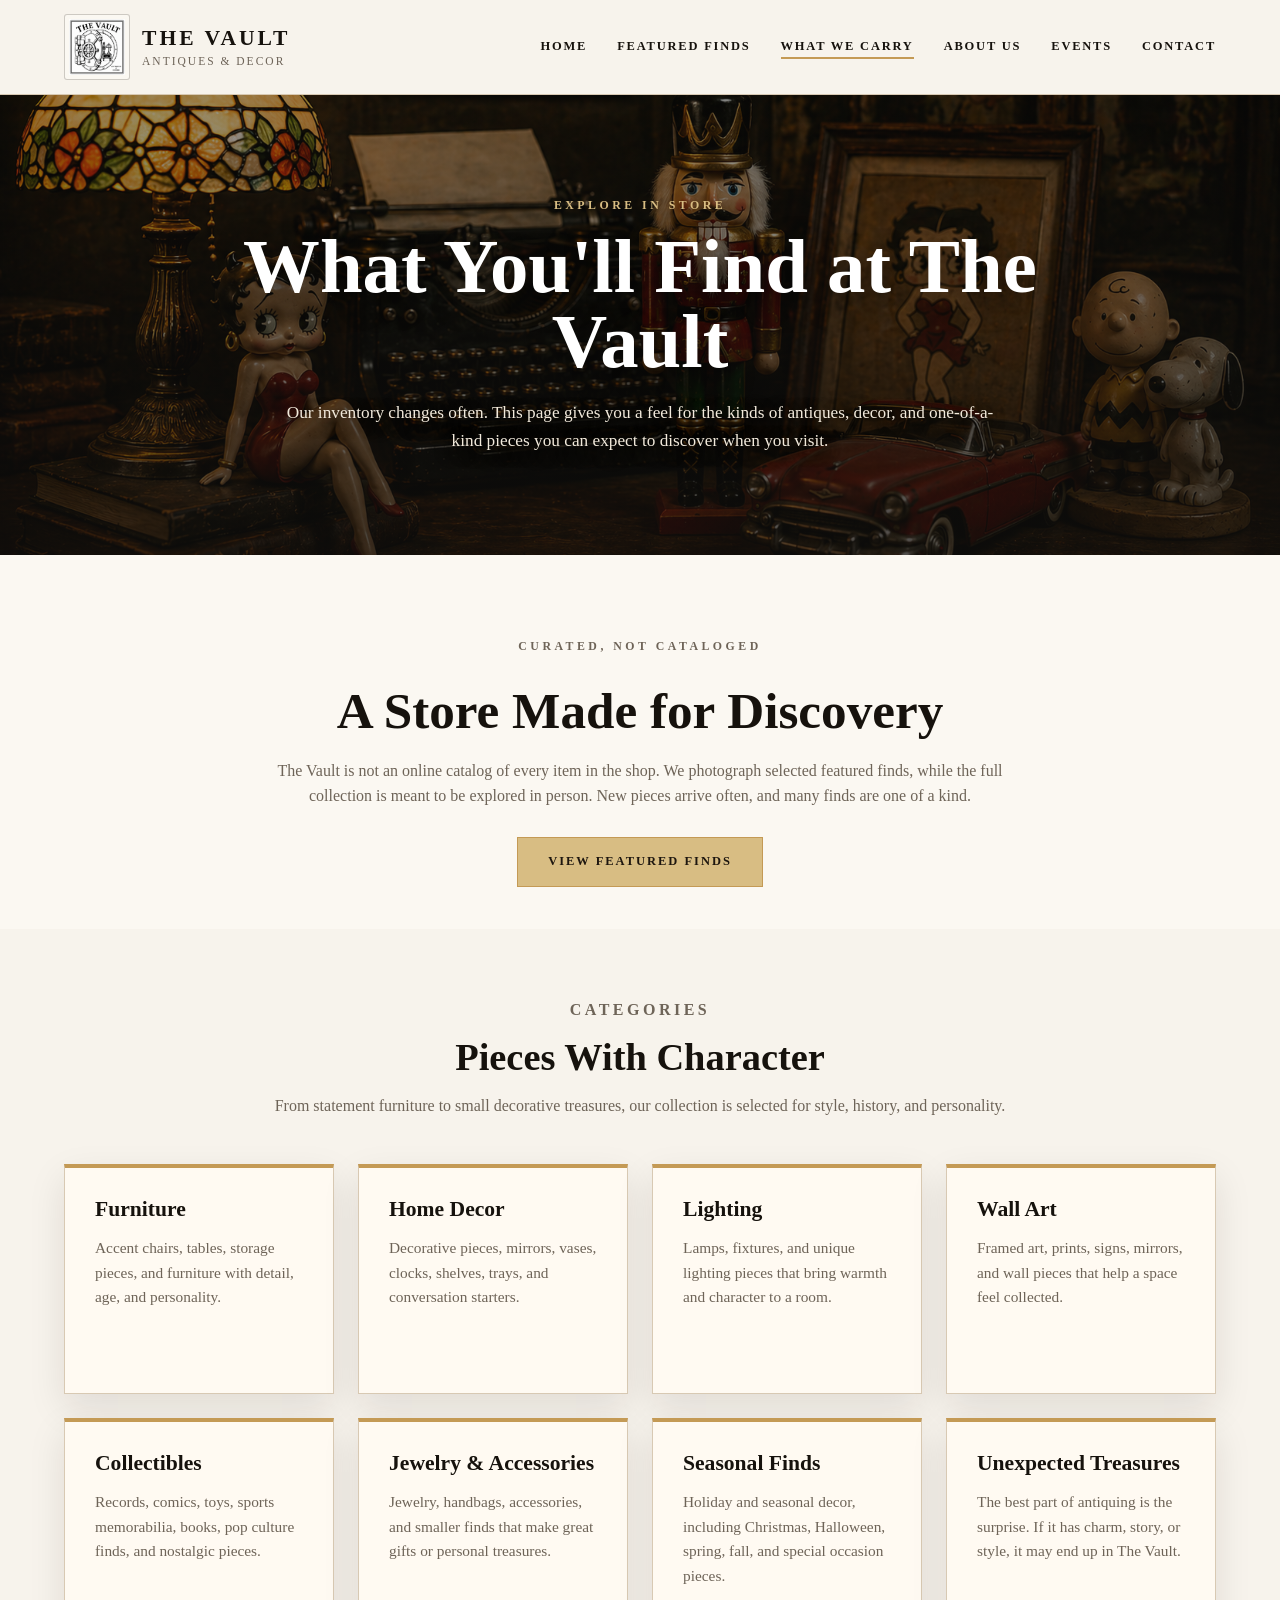
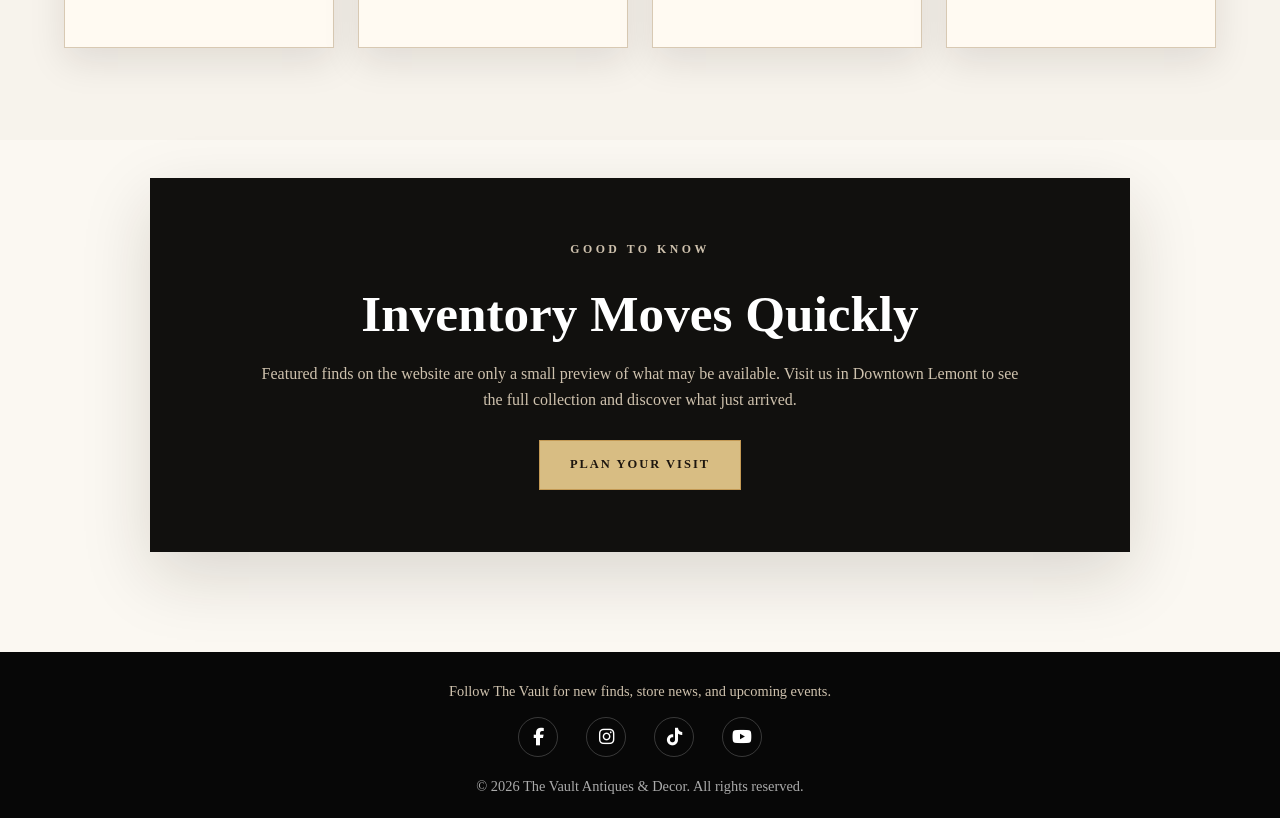
<file: what-we-carry.html>
<!DOCTYPE html>
<html lang="en">

<head>
  <!-- Google tag (gtag.js) -->
  <script async src="https://www.googletagmanager.com/gtag/js?id=G-7S2YYGERM8"></script>
  <script>
    window.dataLayer = window.dataLayer || [];
    function gtag(){dataLayer.push(arguments);}
    gtag('js', new Date());

    gtag('config', 'G-7S2YYGERM8');
  </script>
  <meta charset="UTF-8" />
  <meta name="viewport" content="width=device-width, initial-scale=1.0" />

  <title>What We Carry | The Vault</title>

  <link rel="stylesheet" href="styles.css" />
  <link rel="stylesheet" href="https://cdnjs.cloudflare.com/ajax/libs/font-awesome/6.5.0/css/all.min.css">
</head>

<body>

  <header class="site-header">
    <nav class="navbar">

      <a href="index.html" class="brand">
        <img src="images/vault-logo.png" alt="The Vault logo" class="brand-logo" />

        <div class="brand-text">
          <span>The Vault</span>
          <small>Antiques & Decor</small>
        </div>
      </a>

      <button class="mobile-menu-toggle" type="button" aria-expanded="false" aria-controls="primaryNav">
        <span class="menu-icon" aria-hidden="true"><span></span><span></span><span></span></span>
        <span class="menu-label">Menu</span>
      </button>

      <ul class="nav-links" id="primaryNav">
        <li><a href="index.html">Home</a></li>
        <li><a href="products.html">Featured Finds</a></li>
        <li><a href="what-we-carry.html" class="active-link">What We Carry</a></li>
        <li><a href="about.html">About Us</a></li>
        <li><a href="events.html">Events</a></li>
        <li><a href="contact.html">Contact</a></li>
      </ul>

    </nav>
  </header>

  <main>

    <section class="carry-hero">
      <div class="carry-hero-content">
        <p class="eyebrow">Explore In Store</p>
        <h1>What You'll Find at The Vault</h1>
        <p>
          Our inventory changes often. This page gives you a feel for the kinds of antiques, decor, and one-of-a-kind
          pieces you can expect to discover when you visit.
        </p>
      </div>
    </section>

    <section class="carry-intro-section">
      <div class="carry-intro">
        <p class="eyebrow">Curated, Not Cataloged</p>
        <h2>A Store Made for Discovery</h2>
        <p>
          The Vault is not an online catalog of every item in the shop. We photograph selected featured finds, while the
          full collection is meant to be explored in person. New pieces arrive often, and many finds are one of a kind.
        </p>
        <a href="products.html" class="secondary-btn">View Featured Finds</a>
      </div>
    </section>

    <section class="carry-categories-section">
      <div class="section-heading">
        <p class="eyebrow">Categories</p>
        <h2>Pieces With Character</h2>
        <p>
          From statement furniture to small decorative treasures, our collection is selected for style, history, and
          personality.
        </p>
      </div>

      <div class="carry-grid">
        <article class="carry-card">
          <h3>Furniture</h3>
          <p>Accent chairs, tables, storage pieces, and furniture with detail, age, and personality.</p>
        </article>

        <article class="carry-card">
          <h3>Home Decor</h3>
          <p>Decorative pieces, mirrors, vases, clocks, shelves, trays, and conversation starters.</p>
        </article>

        <article class="carry-card">
          <h3>Lighting</h3>
          <p>Lamps, fixtures, and unique lighting pieces that bring warmth and character to a room.</p>
        </article>

        <article class="carry-card">
          <h3>Wall Art</h3>
          <p>Framed art, prints, signs, mirrors, and wall pieces that help a space feel collected.</p>
        </article>

        <article class="carry-card">
          <h3>Collectibles</h3>
          <p>Records, comics, toys, sports memorabilia, books, pop culture finds, and nostalgic pieces.</p>
        </article>

        <article class="carry-card">
          <h3>Jewelry & Accessories</h3>
          <p>Jewelry, handbags, accessories, and smaller finds that make great gifts or personal treasures.</p>
        </article>

        <article class="carry-card">
          <h3>Seasonal Finds</h3>
          <p>Holiday and seasonal decor, including Christmas, Halloween, spring, fall, and special occasion pieces.</p>
        </article>

        <article class="carry-card">
          <h3>Unexpected Treasures</h3>
          <p>The best part of antiquing is the surprise. If it has charm, story, or style, it may end up in The Vault.</p>
        </article>
      </div>
    </section>

    <section class="carry-note-section">
      <div class="carry-note">
        <p class="eyebrow">Good to Know</p>
        <h2>Inventory Moves Quickly</h2>
        <p>
          Featured finds on the website are only a small preview of what may be available. Visit us in Downtown Lemont
          to see the full collection and discover what just arrived.
        </p>
        <a href="contact.html" class="primary-btn">Plan Your Visit</a>
      </div>
    </section>

  </main>

  <footer class="site-footer">
    <p class="footer-social-invitation">Follow The Vault for new finds, store news, and upcoming events.</p>
    <div class="social-links footer-social-links">
      <a href="https://www.facebook.com/profile.php?id=61595099978414" target="_blank" rel="noopener noreferrer" aria-label="Follow The Vault Antiques & Decor on Facebook"><i class="fab fa-facebook-f" aria-hidden="true"></i></a>
      <a href="https://www.instagram.com/thevaultantiquesanddecor/" target="_blank" rel="noopener noreferrer" aria-label="Follow The Vault Antiques & Decor on Instagram"><i class="fab fa-instagram" aria-hidden="true"></i></a>
      <a href="https://www.tiktok.com/@thevaultantiquesanddecor" target="_blank" rel="noopener noreferrer" aria-label="Follow The Vault Antiques & Decor on TikTok"><i class="fab fa-tiktok" aria-hidden="true"></i></a>
      <a href="https://www.youtube.com/channel/UCxyMr5SCbkeIt9cslSGVCfg" target="_blank" rel="noopener noreferrer" aria-label="Follow The Vault Antiques & Decor on YouTube"><i class="fab fa-youtube" aria-hidden="true"></i></a>
    </div>
    <p class="footer-copyright">&copy; 2026 The Vault Antiques & Decor. All rights reserved.</p>
  </footer>

  <script src="nav.js"></script>

</body>

</html>
</file>
<file: styles.css>
/* =========================================================
   THE VAULT ANTIQUES & DECOR
   MAIN WEBSITE STYLES

   File name must be:
   styles.css

   Required images:
   - images/hero-antique.jpg
   - images/vault-logo.png
========================================================= */

/* =========================================================
   1. GLOBAL RESET + BASE STYLES
========================================================= */

* {
  box-sizing: border-box;
  margin: 0;
  padding: 0;
}

html {
  scroll-behavior: smooth;
}

body {
  font-family: Georgia, "Times New Roman", serif;
  background: #f7f3ec;
  color: #16120d;
  line-height: 1.6;
}

a {
  color: inherit;
  text-decoration: none;
}

img {
  max-width: 100%;
  display: block;
}

/* =========================================================
   2. COLOR SYSTEM + REUSABLE STYLES
========================================================= */

:root {
  --cream: #f7f3ec;
  --soft-cream: #fbf8f2;
  --warm-white: #fffaf2;
  --dark: #11100e;
  --brown: #2b2119;
  --brown-soft: #3a2a1d;
  --gold: #c49a55;
  --muted-gold: #d8bd83;
  --light-gold: #e6d3a3;
  --border: #d8c9b3;
  --text-muted: #6e6458;
  --shadow-soft: 0 14px 35px rgba(34, 24, 15, 0.10);
  --shadow-luxury: 0 24px 65px rgba(34, 24, 15, 0.15);
  --section-padding: 104px 5%;
}

.eyebrow {
  text-transform: uppercase;
  letter-spacing: 3.5px;
  font-size: 0.74rem;
  color: var(--muted-gold);
  font-weight: 700;
}

.primary-btn,
.secondary-btn {
  display: inline-block;
  border: 1px solid var(--gold);
  background: var(--muted-gold);
  color: #1d160f;
  padding: 14px 30px;
  text-transform: uppercase;
  letter-spacing: 2px;
  font-size: 0.78rem;
  font-weight: 700;
  transition: background 0.25s ease, color 0.25s ease, transform 0.25s ease, box-shadow 0.25s ease;
}

.primary-btn:hover,
.secondary-btn:hover {
  background: transparent;
  color: var(--muted-gold);
  transform: translateY(-2px);
  box-shadow: 0 12px 28px rgba(0, 0, 0, 0.18);
}

/* =========================================================
   3. HEADER / NAVIGATION
========================================================= */

.site-header {
  position: sticky;
  top: 0;
  z-index: 100;
  background: rgba(247, 243, 236, 0.95);
  border-bottom: 1px solid var(--border);
  backdrop-filter: blur(10px);
}

.navbar {
  max-width: 1280px;
  margin: 0 auto;
  padding: 14px 5%;
  display: flex;
  align-items: center;
  justify-content: space-between;
  gap: 28px;
}

.brand {
  display: flex;
  align-items: center;
  gap: 12px;
}

.brand-logo {
  width: 66px;
  height: 66px;
  object-fit: contain;
  padding: 4px;
  border: 1px solid rgba(43, 33, 25, 0.22);
  border-radius: 3px;
  background: var(--soft-cream);
}

.brand-text {
  display: flex;
  flex-direction: column;
  line-height: 1.1;
  text-transform: uppercase;
}

.brand-text span {
  font-size: 1.35rem;
  letter-spacing: 3px;
  font-weight: 700;
}

.brand-text small {
  margin-top: 4px;
  font-size: 0.72rem;
  letter-spacing: 2px;
  color: var(--text-muted);
}

.nav-links {
  display: flex;
  align-items: center;
  gap: 30px;
  list-style: none;
  text-transform: uppercase;
  letter-spacing: 1.8px;
  font-size: 0.78rem;
  font-weight: 700;
}

.nav-links a {
  position: relative;
  padding-bottom: 6px;
}

.nav-links a::after {
  content: "";
  position: absolute;
  left: 0;
  bottom: 0;
  width: 0%;
  height: 2px;
  background: var(--gold);
  transition: width 0.25s ease;
}

.nav-links a:hover::after,
.nav-links .active-link::after {
  width: 100%;
}

.mobile-menu-toggle {
  display: none;
  align-items: center;
  gap: 10px;
  border: 1px solid var(--border);
  background: var(--warm-white);
  color: var(--brown);
  padding: 10px 12px;
  font-family: Georgia, "Times New Roman", serif;
  font-size: 0.72rem;
  font-weight: 800;
  letter-spacing: 1.4px;
  text-transform: uppercase;
  cursor: pointer;
  transition: border-color 0.25s ease, background 0.25s ease, color 0.25s ease;
}

.mobile-menu-toggle:hover,
.mobile-menu-toggle[aria-expanded="true"] {
  border-color: var(--gold);
  background: var(--brown);
  color: #fff;
}

.menu-icon {
  width: 18px;
  display: grid;
  gap: 4px;
}

.menu-icon span {
  display: block;
  height: 2px;
  background: currentColor;
}

/* =========================================================
   4. HERO / FRONT BANNER
========================================================= */

.hero {
  min-height: 640px;
  display: flex;
  align-items: center;
  justify-content: center;
  padding: 92px 6%;
  position: relative;
  text-align: center;
  overflow: hidden;
  background-image: url("images/hero-antique.jpg");
  background-size: cover;
  background-position: center;
}

.hero::before {
  content: "";
  position: absolute;
  inset: 0;
  background: radial-gradient(circle at center, rgba(0, 0, 0, 0.04), rgba(0, 0, 0, 0.22));
  pointer-events: none;
}

.hero::after {
  content: "";
  position: absolute;
  inset: -12px;
  background-image: inherit;
  background-size: cover;
  background-position: center;
  z-index: -1;
  animation: luxuryHeroZoom 18s ease-in-out infinite alternate;
}

.hero-content {
  position: relative;
  z-index: 2;
  max-width: 900px;
  margin: 0 auto;
  padding: 24px;
  animation: fadeUp 0.85s ease both;
}

.hero-title {
  text-align: center;
  color: #fff;
  line-height: 1;
  margin: 14px 0 0;
}

.hero-title .line1 {
  display: block;
  font-size: clamp(4rem, 8vw, 7.2rem);
  font-weight: 700;
  letter-spacing: -2px;
  text-shadow: 0 8px 30px rgba(0, 0, 0, 0.68);
}

.hero-title .line2 {
  display: block;
  margin-top: 10px;
  color: var(--light-gold);
  font-size: clamp(1.2rem, 2.4vw, 2rem);
  font-weight: 400;
  letter-spacing: 7px;
  text-transform: uppercase;
  white-space: nowrap;
  text-shadow: 0 6px 22px rgba(0, 0, 0, 0.65);
}

.lux-divider {
  width: 155px;
  margin: 22px auto 24px;
}

.lux-divider span {
  display: block;
  height: 2px;
  background: linear-gradient(to right, transparent, var(--gold), transparent);
}

.gold-divider {
  display: none;
}

.hero-location {
  display: inline-flex;
  align-items: center;
  justify-content: center;
  gap: 14px;
  margin-bottom: 18px;
  color: #fff;
  text-transform: uppercase;
  letter-spacing: 3px;
  text-shadow: 0 4px 18px rgba(0, 0, 0, 0.65);
}

.location-icon {
  color: var(--muted-gold);
  font-size: 1.7rem;
}

.hero-location strong {
  display: block;
  font-size: 1.02rem;
}

.hero-location p {
  color: var(--muted-gold);
  font-size: 0.84rem;
  margin-top: 2px;
}

.hero-text {
  max-width: 720px;
  margin: 18px auto 30px;
  color: #fff;
  font-size: 1.1rem;
  text-shadow: 0 4px 18px rgba(0, 0, 0, 0.72);
}
/* =========================================================
   HERO LOCATION (CLICKABLE)
========================================================= */

.hero-location {
  display: flex;
  align-items: center;
  justify-content: center;
  gap: 14px;
  margin-top: 18px;
  text-decoration: none;
}

.hero-location .pin {
  font-size: 1.6rem;
  transition: transform 0.25s ease;
}

.location-top {
  font-size: 0.8rem;
  letter-spacing: 3px;
  text-transform: uppercase;
  color: #fff;
}

.location-bottom {
  font-size: 1rem;
  letter-spacing: 3px;
  color: var(--gold);
}

/* subtle premium hover */
.hero-location:hover .pin {
  transform: scale(1.15);
}

.hero-location:hover .location-bottom {
  color: #fff;
}
/* =========================================================
   5. HOMEPAGE CATEGORY STRIP
========================================================= */

.category-strip {
  max-width: 1180px;
  margin: -70px auto 60px;
  position: relative;
  z-index: 5;
  padding: 0 5%;
  display: grid;
  grid-template-columns: repeat(4, 1fr);
  gap: 16px;
}

.category-tile {
  min-height: 94px;
  padding: 18px;
  background: rgba(251, 248, 242, 0.98);
  border: 1px solid var(--border);
  box-shadow: var(--shadow-luxury);
  display: flex;
  align-items: center;
  justify-content: center;
  transition: transform 0.25s ease, box-shadow 0.25s ease, border-color 0.25s ease;
}

.category-tile:hover {
  transform: translateY(-5px);
  box-shadow: 0 30px 70px rgba(34, 24, 15, 0.18);
  border-color: var(--gold);
}

.category-tile span,
.category-tile a {
  color: var(--brown);
  text-transform: none;
  letter-spacing: 1.2px;
  font-size: 0.98rem;
  font-weight: 700;
  text-align: center;
}

.category-tile a {
  display: flex;
  align-items: center;
  justify-content: center;
  width: 100%;
  height: 100%;
}

/* =========================================================
   6. SECTION HEADINGS
========================================================= */

.section-heading {
  max-width: 820px;
  margin: 0 auto 46px;
  text-align: center;
}

.section-heading h2 {
  font-size: clamp(2rem, 3vw, 3rem);
  line-height: 1.1;
  margin: 14px 0;
  white-space: nowrap;
}

.subscribe-box h2 {
  font-size: clamp(2.2rem, 4vw, 3.6rem);
  line-height: 1.05;
  margin: 14px 0;
}

.section-heading > p,
.event-card > p,
.subscribe-box > p {
  color: var(--text-muted);
  font-size: 1rem;
}

.preview-note {
  display: inline-block;
  margin-top: 16px;
  padding: 9px 14px;
  border: 1px solid rgba(196, 154, 85, 0.55);
  background: rgba(255, 250, 242, 0.72);
  color: var(--brown-soft);
  font-size: 0.88rem;
  font-style: italic;
  letter-spacing: 0;
}

.mini-divider {
  display: flex;
  align-items: center;
  justify-content: center;
  gap: 18px;
  margin-bottom: 8px;
}

.mini-divider span {
  width: 48px;
  height: 1px;
  background: var(--gold);
}

.mini-divider p {
  text-transform: uppercase;
  letter-spacing: 5px;
  font-size: 0.95rem;
  font-weight: 700;
}

/* =========================================================
   7. HOMEPAGE NEW THIS WEEK CAROUSEL
========================================================= */

.carousel-section {
  padding: 140px 5% 120px;
  background: linear-gradient(180deg, #fff 0%, var(--soft-cream) 100%);
}

.carousel-shell {
  max-width: 1240px;
  margin: 0 auto;
  display: grid;
  grid-template-columns: 54px minmax(0, 1fr) 54px;
  align-items: center;
  gap: 22px;
}

.carousel-window {
  overflow: hidden;
}

.carousel-track {
  display: flex;
  gap: 24px;
  transition: transform 0.45s ease;
}

.product-card {
  min-width: calc((100% - 48px) / 3);
  display: grid;
  grid-template-columns: 46% 54%;
  background: var(--soft-cream);
  border: 1px solid var(--border);
  box-shadow: var(--shadow-soft);
  overflow: hidden;
  transition: transform 0.25s ease, box-shadow 0.25s ease, border-color 0.25s ease;
}

.product-card:hover {
  transform: translateY(-5px);
  box-shadow: var(--shadow-luxury);
  border-color: var(--gold);
}

.product-image {
  position: relative;
  min-height: 215px;
  background: #e7ded0;
  overflow: hidden;
}

.product-image img {
  width: 100%;
  height: 100%;
  object-fit: cover;
  transition: transform 0.45s ease;
}

.product-card:hover .product-image img {
  transform: scale(1.045);
}

.status-pill {
  position: absolute;
  top: 12px;
  left: 12px;
  background: var(--dark);
  color: #fff;
  padding: 5px 9px;
  font-size: 0.64rem;
  text-transform: uppercase;
  letter-spacing: 1.2px;
}

.status-pill.sold {
  background: #7d1f1f;
}

.product-info {
  padding: 22px;
  display: flex;
  flex-direction: column;
  justify-content: center;
}

.product-category {
  color: var(--gold);
  text-transform: uppercase;
  letter-spacing: 2.2px;
  font-size: 0.68rem;
  font-weight: 700;
  margin-bottom: 8px;
}

.product-info h3 {
  font-size: 1.35rem;
  line-height: 1.18;
  margin-bottom: 8px;
}

.product-date {
  color: var(--text-muted);
  font-size: 0.86rem;
  margin-bottom: 14px;
}

.product-price {
  font-size: 1.06rem;
  font-weight: 700;
}

.carousel-arrow {
  width: 54px;
  height: 54px;
  border-radius: 50%;
  border: 1px solid var(--brown);
  background: var(--brown);
  color: #fff;
  font-size: 1.4rem;
  cursor: pointer;
  transition: background 0.25s ease, color 0.25s ease, transform 0.25s ease;
}

.carousel-arrow:hover {
  background: transparent;
  color: var(--brown);
  transform: scale(1.04);
}

.carousel-dots {
  margin-top: 28px;
  display: flex;
  justify-content: center;
  gap: 10px;
}

.carousel-dot {
  width: 10px;
  height: 10px;
  border: 1px solid var(--brown);
  border-radius: 50%;
  background: transparent;
  cursor: pointer;
}

.carousel-dot.active {
  background: var(--brown);
}

/* =========================================================
   8. EVENTS SECTION
========================================================= */

.events-section {
  padding: 90px 5%;
  background: var(--cream);
}

.event-card {
  max-width: 1280px;
  margin: 0 auto;
  padding: 72px 8%;
  background: var(--soft-cream);
  border: 1px solid var(--border);
  box-shadow: var(--shadow-luxury);
  text-align: center;
}

.event-card h2 {
  max-width: none;
  margin: 16px auto 20px;
  font-size: clamp(2.4rem, 3.4vw, 4rem);
  line-height: 1.05;
  letter-spacing: -1px;
  white-space: nowrap;
}

.event-card .grand-opening-heading {
  max-width: 1080px;
  padding: 0 12px;
  font-size: clamp(2rem, 3vw, 3.35rem);
  line-height: 1.12;
  white-space: normal;
  text-wrap: balance;
  overflow-wrap: normal;
}

.event-card p {
  max-width: 680px;
  margin: 0 auto;
  color: var(--text-muted);
  font-size: 1.05rem;
}

.event-card .secondary-btn {
  margin-top: 34px;
}

/* =========================================================
   9. SUBSCRIBE SECTION
========================================================= */

.subscribe-section {
  padding: 70px 5% 30px;
  background: var(--dark);
  color: #fff;
  text-align: center;
}

.subscribe-box {
  max-width: 900px;
  margin: 0 auto;
}

.subscribe-box .eyebrow,
.subscribe-box p {
  color: #cfc2ae;
}

.signup-form {
  margin-top: 24px;
  display: flex;
  justify-content: center;
  gap: 12px;
}

.signup-form input {
  min-width: 300px;
  padding: 15px 16px;
  border: 1px solid #fff;
  background: transparent;
  color: #fff;
  font-size: 1rem;
}

.signup-form input::placeholder {
  color: #cfc2ae;
}

.signup-form button,
.signup-link-button {
  border: 1px solid #fff;
  background: #fff;
  color: var(--dark);
  padding: 15px 22px;
  text-transform: uppercase;
  letter-spacing: 1.5px;
  font-weight: 700;
  cursor: pointer;
  transition: background 0.25s ease, color 0.25s ease, transform 0.25s ease;
  text-decoration: none;
  display: inline-flex;
  align-items: center;
  justify-content: center;
}

.signup-form button:hover,
.signup-link-button:hover {
  background: transparent;
  color: #fff;
  transform: translateY(-2px);
}

.form-coming-soon {
  margin-top: 14px;
  color: var(--muted-gold);
  font-size: 0.9rem;
  font-weight: 700;
  letter-spacing: 1.5px;
  text-transform: uppercase;
}

.contact-form-note {
  color: var(--text-muted);
  letter-spacing: 0;
  text-transform: none;
}

.signup-form input:disabled,
.signup-form button:disabled,
.contact-form input:disabled,
.contact-form textarea:disabled,
.contact-form button:disabled,
.contact-subscribe-form input:disabled,
.contact-subscribe-form button:disabled {
  cursor: not-allowed;
  opacity: 0.62;
}

.signup-form button:disabled:hover,
.contact-form button:disabled:hover,
.contact-subscribe-form button:disabled:hover {
  transform: none;
}

/* =========================================================
   10. SOCIAL FOLLOW SECTION
========================================================= */

.social-follow {
  margin-top: 28px;
  padding-top: 16px;
}

.social-label {
  text-transform: uppercase;
  letter-spacing: 3px;
  font-size: 0.75rem;
  color: #cfc2ae;
  margin-bottom: 12px;
}

.social-links {
  display: flex;
  justify-content: center;
  gap: 28px;
}

.social-links a {
  width: 44px;
  height: 44px;
  border: 1px solid rgba(255,255,255,0.2);
  border-radius: 50%;
  display: flex;
  align-items: center;
  justify-content: center;
  color: #fff;
  font-size: 1.1rem;
  transition: all 0.3s ease;
}

.social-links a:hover {
  border-color: var(--gold);
  color: var(--muted-gold);
  transform: translateY(-3px);
  box-shadow: 0 8px 20px rgba(0,0,0,0.3);
}

/* =========================================================
   11. FOOTER
========================================================= */

.site-footer {
  padding: 28px 5% 20px;
  background: #070707;
  color: #aaa;
  text-align: center;
  font-size: 0.9rem;
}

.footer-social-invitation {
  color: #cfc2ae;
  margin-bottom: 14px;
}

.site-footer .footer-social-links {
  margin-bottom: 18px;
}

.site-footer .footer-social-links a {
  width: 40px;
  height: 40px;
}

.footer-copyright {
  color: #aaa;
}

/* =========================================================
   12. CONTACT PAGE
========================================================= */

.contact-section {
  max-width: 1180px;
  margin: 0 auto;
  padding: 58px 5% 46px;
  text-align: left;
}

.contact-section h1 {
  margin-bottom: 20px;
}

/* =========================================================
   13. PRODUCTS PAGE - HERO
========================================================= */

.products-hero {
  max-width: 1100px;
  margin: 0 auto;
  padding: 80px 5% 30px;
  text-align: center;
}

.products-hero h1 {
  font-size: clamp(2.8rem, 4vw, 4.5rem);
}

.products-hero p {
  color: var(--text-muted);
  margin-top: 10px;
}

.mobile-category-browse {
  display: none;
}

/* =========================================================
   14. PRODUCTS PAGE - SIDEBAR + RESULTS LAYOUT
========================================================= */

.products-shop-layout {
  max-width: 1320px;
  margin: 0 auto;
  padding: 34px 5% 105px;
  display: grid;
  grid-template-columns: 280px minmax(0, 1fr);
  gap: 58px;
  align-items: start;
}

.products-sidebar {
  position: sticky;
  top: 116px;
}

.filter-panel {
  background: var(--soft-cream);
  border: 1px solid var(--border);
  border-top: 4px solid var(--gold);
  box-shadow: var(--shadow-soft);
  padding: 30px 30px 34px;
}

.filter-panel h2 {
  font-size: 1.6rem;
  letter-spacing: -0.5px;
  margin-bottom: 30px;
}

.filter-group {
  border-top: 1px solid var(--border);
  padding-top: 24px;
  margin-top: 24px;
  display: flex;
  flex-direction: column;
  gap: 11px;
}

.filter-group:first-of-type {
  border-top: none;
  padding-top: 0;
  margin-top: 0;
}

.filter-group h3 {
  font-size: 0.82rem;
  text-transform: uppercase;
  letter-spacing: 2px;
  margin-bottom: 14px;
  color: var(--gold);
}

.checkbox-list {
  display: flex;
  flex-direction: column;
  gap: 10px;
}

.filter-empty-note {
  color: var(--text-muted);
  font-size: 0.9rem;
}

.filter-group label {
  font-size: 0.92rem;
  line-height: 1.35;
  color: var(--brown);
  cursor: pointer;
  display: flex;
  align-items: center;
  gap: 9px;
  padding: 3px 0;
  transition: color 0.2s ease, transform 0.2s ease;
}

.filter-group label:hover {
  color: var(--gold);
  transform: translateX(3px);
}

.filter-group label small {
  margin-left: auto;
  color: var(--text-muted);
  font-size: 0.76rem;
}

.filter-group input[type="checkbox"] {
  accent-color: var(--brown);
}

.products-results-header {
  margin-bottom: 34px;
}

.products-results-header h2 {
  font-size: clamp(2rem, 3vw, 3.2rem);
  line-height: 1.05;
}

/* =========================================================
   15. PRODUCTS PAGE - CATALOG CARDS
========================================================= */

.products-results .products-grid {
  max-width: none;
  margin: 0;
  padding: 0;
  display: grid;
  grid-template-columns: repeat(3, minmax(0, 1fr));
  gap: 30px;
  align-items: start;
}

.catalog-card {
  background: var(--warm-white);
  border: 1px solid var(--border);
  box-shadow: var(--shadow-soft);
  overflow: hidden;
  height: auto;
  min-height: 0;
  align-self: start;
  transition: transform 0.25s ease, box-shadow 0.25s ease, border-color 0.25s ease;
}

.catalog-card:hover {
  transform: translateY(-5px);
  box-shadow: var(--shadow-luxury);
  border-color: var(--gold);
}

.catalog-card img {
  width: 100%;
  height: 260px;
  object-fit: contain;
  object-position: center;
  background: #fffaf2;
}

.catalog-card-content {
  padding: 18px 20px 20px;
}

.catalog-category {
  color: var(--gold);
  text-transform: uppercase;
  letter-spacing: 2px;
  font-size: 0.68rem;
  font-weight: 700;
  margin-bottom: 8px;
}

.catalog-card h3 {
  font-size: 1.2rem;
  line-height: 1.15;
  margin-bottom: 8px;
}

.catalog-condition {
  color: var(--text-muted);
  font-size: 0.88rem;
  margin-bottom: 6px;
}

.catalog-price {
  margin-top: 6px;
  font-size: 1rem;
  font-weight: 700;
}
.catalog-card {
  display: flex;
  flex-direction: column;
  height: 100%;
}

.catalog-card img {
  width: 100%;
  height: 260px;
  object-fit: contain;
  object-position: center;
  background: #fffaf2;
  padding: 10px;
}

.catalog-card-content {
  display: flex;
  flex-direction: column;
  flex-grow: 1;
}
/* =========================================================
   16. PRODUCTS PAGE - PAGINATION
========================================================= */

.product-pagination {
  margin-top: 52px;
  margin-bottom: 10px;
  display: flex;
  justify-content: center;
  align-items: center;
  gap: 10px;
}

.pagination-btn,
.pagination-number {
  border: 1px solid var(--border);
  background: var(--soft-cream);
  color: var(--brown);
  padding: 11px 15px;
  cursor: pointer;
  font-size: 0.78rem;
  letter-spacing: 1px;
  text-transform: uppercase;
  transition: 0.25s ease;
}

.pagination-number {
  min-width: 42px;
}

.pagination-btn:hover,
.pagination-number:hover,
.pagination-number.active {
  background: var(--brown);
  color: #fff;
  border-color: var(--brown);
}

/* =========================================================
   17. ANIMATIONS
========================================================= */

@keyframes fadeUp {
  from {
    opacity: 0;
    transform: translateY(18px);
  }
  to {
    opacity: 1;
    transform: translateY(0);
  }
}

@keyframes luxuryHeroZoom {
  from {
    transform: scale(1);
  }
  to {
    transform: scale(1.035);
  }
}

/* =========================================================
   18. RESPONSIVE DESIGN
========================================================= */

@media (max-width: 1050px) {
  .product-card {
    min-width: calc((100% - 24px) / 2);
  }

  .nav-links {
    gap: 20px;
  }

  .products-results .products-grid {
    grid-template-columns: repeat(2, minmax(0, 1fr));
  }
}

@media (max-width: 900px) {
  .products-shop-layout {
    grid-template-columns: 1fr;
  }

  .products-sidebar {
    position: static;
  }
}

@media (max-width: 820px) {
  .navbar {
    flex-direction: row;
    flex-wrap: wrap;
  }

  .nav-links {
    justify-content: center;
    flex-wrap: wrap;
  }

  .mobile-menu-toggle {
    display: inline-flex;
    margin-left: auto;
  }

  .hero {
    min-height: 580px;
    padding: 76px 5%;
  }

  .hero-title .line1 {
    font-size: clamp(3.4rem, 11vw, 5.5rem);
  }

  .hero-title .line2 {
    font-size: clamp(1rem, 3.2vw, 1.5rem);
    letter-spacing: 4px;
  }

  .category-strip {
    grid-template-columns: repeat(2, 1fr);
    margin-top: -38px;
  }

  .carousel-shell {
    grid-template-columns: 1fr;
  }

  .carousel-arrow {
    margin: 0 auto;
  }

  .product-card {
    min-width: 100%;
  }

  .signup-form {
    flex-direction: column;
  }

  .signup-form input,
  .signup-form button {
    width: 100%;
  }

  .event-card h2,
  .event-card p {
    padding: 0 28px;
  }
}

@media (max-width: 620px) {
  .products-results .products-grid {
    grid-template-columns: 1fr;
  }
}

@media (max-width: 560px) {
  .brand-text span {
    font-size: 1.05rem;
  }

  .brand-logo {
    width: 52px;
    height: 52px;
  }

  .hero {
    min-height: 540px;
  }

  .hero-title .line1 {
    font-size: clamp(3rem, 15vw, 4.4rem);
    letter-spacing: -1px;
  }

  .hero-title .line2 {
    font-size: 0.98rem;
    letter-spacing: 2.8px;
  }

  .hero-location {
    flex-direction: column;
    gap: 6px;
  }

  .category-strip {
    grid-template-columns: 1fr;
  }

  .product-card {
    grid-template-columns: 1fr;
  }

  .product-image {
    min-height: 230px;
  }
}/* =========================================================
   PRODUCTS PAGE FINAL POLISH
========================================================= */

.products-results .products-grid {
  flex: 0 0 auto;
  align-items: start;
}

.catalog-link {
  color: inherit;
  text-decoration: none;
  display: block;
}

.catalog-card {
  cursor: pointer;
}

.catalog-card img {
  aspect-ratio: 4 / 3;
  height: 190px;
  object-fit: contain;
  background: #fffaf2;
  padding: 8px;
  transition: transform 0.4s ease;
}

.catalog-card:hover {
  transform: translateY(-6px) scale(1.01);
}

.catalog-card:hover img {
  transform: scale(1.025);
}

.catalog-card-content {
  padding: 14px 18px 16px;
}

.catalog-card h3 {
  font-size: 1.1rem;
  line-height: 1.12;
  margin-bottom: 6px;
}

.catalog-category {
  font-size: 0.62rem;
  margin-bottom: 6px;
}

.catalog-condition {
  font-size: 0.82rem;
  margin-bottom: 4px;
}

.catalog-price {
  font-size: 0.95rem;
  margin-top: 4px;
}

.products-shop-layout {
  padding-bottom: 40px;
}

.product-pagination {
  margin: 20px auto 80px;
}

.results-count {
  font-size: 0.85rem;
  color: var(--text-muted);
  margin-top: 10px;
}

.filter-group label:has(input:checked) {
  color: var(--gold);
  font-weight: 700;
}
/* =========================================================
   CONTACT PAGE
========================================================= */

.contact-grid {
  display: grid;
  grid-template-columns: minmax(0, 1fr) minmax(360px, 0.88fr);
  gap: 30px;
  max-width: 1100px;
  margin: 0 auto;
  align-items: stretch;
}

.visit-card,
.contact-email-card {
  border: 1px solid var(--border);
  border-top: 4px solid var(--gold);
  background: #fffaf2;
  box-shadow: var(--shadow-soft);
  padding: 30px 34px;
}

.contact-info h2,
.contact-form h2 {
  margin: 6px 0 22px;
}

.contact-detail-grid {
  display: grid;
  grid-template-columns: minmax(0, 0.82fr) minmax(0, 1.18fr);
  gap: 28px;
}

.contact-detail,
.contact-methods p {
  min-width: 0;
}

.contact-detail strong,
.contact-methods strong {
  display: block;
  margin-bottom: 9px;
  color: var(--brown);
  font-size: 0.78rem;
  letter-spacing: 1.8px;
  text-transform: uppercase;
}

.contact-detail a,
.contact-detail span,
.contact-methods a {
  display: block;
  color: var(--text);
  line-height: 1.55;
  overflow-wrap: anywhere;
}

.contact-detail small {
  display: block;
  margin-top: 8px;
  color: var(--text-muted);
  line-height: 1.45;
}

.contact-form-note {
  max-width: 520px;
  margin-bottom: 22px;
  color: var(--text-muted);
}

.contact-methods {
  display: grid;
  grid-template-columns: minmax(0, 1fr);
  gap: 14px;
  margin-bottom: 24px;
}

.contact-methods p {
  margin: 0;
}

.contact-email-button {
  display: inline-flex;
  align-items: center;
  justify-content: center;
  padding: 14px 24px;
  background: #111;
  color: #fff;
  text-decoration: none;
  text-transform: uppercase;
  letter-spacing: 1.5px;
  font-size: 0.78rem;
  font-weight: 700;
  transition: background 0.25s ease, color 0.25s ease, transform 0.25s ease;
}

.contact-email-button:hover {
  background: var(--gold);
  color: #1d160f;
  transform: translateY(-2px);
}

@media (max-width: 900px) {
  .contact-grid,
  .contact-detail-grid {
    grid-template-columns: 1fr;
  }
}
/* =========================================================
   ABOUT PAGE
========================================================= */

.about-story-section {
  padding: 40px 5% 90px;
}

.about-story-card {
  max-width: 1180px;
  margin: 0 auto;
  background: var(--soft-cream);
  border: 1px solid var(--border);
  box-shadow: var(--shadow-luxury);
  padding: 48px;
  overflow: hidden;
}

.about-family-photo {
  width: 34%;
  max-width: 390px;
  aspect-ratio: 3 / 4;
  object-fit: cover;
  object-position: center top;
  float: left;
  margin: 0 42px 24px 0;
  border: 1px solid var(--border);
  box-shadow: var(--shadow-soft);
}

.about-story-text h2 {
  font-size: clamp(2rem, 3vw, 3.4rem);
  line-height: 1.05;
  margin: 14px 0 22px;
}

.about-story-text p {
  color: var(--text-muted);
  margin-bottom: 18px;
}

.about-story-text strong {
  color: var(--brown);
}

.about-values-section {
  padding: 20px 5% 90px;
}

.about-values-grid {
  max-width: 1180px;
  margin: 0 auto;
  display: grid;
  grid-template-columns: repeat(3, 1fr);
  gap: 26px;
}

.about-value-card {
  background: var(--warm-white);
  border: 1px solid var(--border);
  box-shadow: var(--shadow-soft);
  padding: 34px;
}

.about-value-card h3 {
  font-size: 1.45rem;
  margin-bottom: 12px;
}

.about-value-card p {
  color: var(--text-muted);
}

.about-experience-section {
  padding: 20px 5% 100px;
}

.about-experience-box {
  max-width: 980px;
  margin: 0 auto;
  padding: 64px 7%;
  background: var(--dark);
  color: #fff;
  text-align: center;
  box-shadow: var(--shadow-luxury);
}

.about-experience-box p {
  color: #cfc2ae;
  max-width: 720px;
  margin: 0 auto 26px;
}

.about-experience-box h2 {
  font-size: clamp(2.2rem, 4vw, 3.8rem);
  line-height: 1.05;
  margin: 14px 0 22px;
}

/* =========================================================
   WHAT WE CARRY PAGE
========================================================= */

.carry-hero {
  min-height: 460px;
  padding: 100px 5%;
  display: flex;
  align-items: center;
  justify-content: center;
  text-align: center;
  color: #fff;
  background:
    linear-gradient(rgba(17, 16, 14, 0.42), rgba(17, 16, 14, 0.72)),
    url("images/hero-antique1.jpg");
  background-size: cover;
  background-position: center;
}

.carry-hero-content {
  max-width: 850px;
}

.carry-hero h1 {
  font-size: clamp(3rem, 6vw, 5.8rem);
  line-height: 0.98;
  margin: 14px 0 20px;
  text-shadow: 0 8px 28px rgba(0, 0, 0, 0.58);
}

.carry-hero p:last-child {
  max-width: 720px;
  margin: 0 auto;
  color: #f2eadc;
  font-size: 1.08rem;
  text-shadow: 0 5px 18px rgba(0, 0, 0, 0.55);
}

.carry-intro-section {
  padding: 82px 5% 42px;
  background: var(--soft-cream);
}

.carry-intro {
  max-width: 960px;
  margin: 0 auto;
  text-align: center;
}

.carry-intro h2,
.carry-note h2 {
  font-size: clamp(2.2rem, 4vw, 4rem);
  line-height: 1.05;
  margin: 14px 0 20px;
}

.carry-intro p,
.carry-note p {
  max-width: 760px;
  margin: 0 auto 28px;
  color: var(--text-muted);
}

.carry-categories-section {
  padding: 68px 5% 92px;
  background: var(--cream);
}

.carry-grid {
  max-width: 1180px;
  margin: 0 auto;
  display: grid;
  grid-template-columns: repeat(4, 1fr);
  gap: 24px;
}

.carry-card {
  min-height: 230px;
  padding: 30px;
  background: var(--warm-white);
  border: 1px solid var(--border);
  border-top: 4px solid var(--gold);
  box-shadow: var(--shadow-soft);
  transition: transform 0.25s ease, box-shadow 0.25s ease, border-color 0.25s ease;
}

.carry-card:hover {
  transform: translateY(-5px);
  box-shadow: var(--shadow-luxury);
  border-color: var(--gold);
}

.carry-card h3 {
  font-size: 1.35rem;
  line-height: 1.1;
  margin-bottom: 14px;
}

.carry-card p {
  color: var(--text-muted);
  font-size: 0.96rem;
}

.carry-note-section {
  padding: 38px 5% 100px;
  background: var(--soft-cream);
}

.carry-note {
  max-width: 980px;
  margin: 0 auto;
  padding: 62px 7%;
  background: var(--dark);
  color: #fff;
  text-align: center;
  box-shadow: var(--shadow-luxury);
}

.carry-note p {
  color: #cfc2ae;
}

@media (max-width: 1050px) {
  .carry-grid {
    grid-template-columns: repeat(2, 1fr);
  }
}

@media (max-width: 620px) {
  .carry-hero {
    min-height: 420px;
    padding: 82px 5%;
  }

  .carry-grid {
    grid-template-columns: 1fr;
  }

  .carry-card {
    min-height: 0;
  }

  .carry-note {
    padding: 44px 8%;
  }
}

/* ABOUT PAGE MOBILE */
@media (max-width: 820px) {
  .about-family-photo {
    float: none;
    width: 100%;
    max-width: none;
    aspect-ratio: 3 / 4;
    margin: 0 0 28px;
  }

  .about-story-card {
    padding: 30px;
  }

  .about-values-grid {
    grid-template-columns: 1fr;
  }
}
/* =========================================================
   EVENTS PAGE
========================================================= */

.events-page-hero {
  position: relative;
  overflow: hidden;
  padding: 115px 5% 105px;
  text-align: center;
  background: var(--dark);
  color: #fff;
}

/* Subtle premium balloon-style background */
.events-page-hero::before {
  content: "";
  position: absolute;
  inset: 0;

  background:
    radial-gradient(circle at 20% 30%, rgba(212,175,55,0.25) 0 50px, transparent 51px),
    radial-gradient(circle at 35% 65%, rgba(255,255,255,0.18) 0 65px, transparent 66px),
    radial-gradient(circle at 75% 35%, rgba(212,175,55,0.22) 0 55px, transparent 56px),
    radial-gradient(circle at 85% 70%, rgba(255,255,255,0.12) 0 70px, transparent 71px);

  opacity: 0.6;
}
.events-page-hero::after {
  content: "";
  position: absolute;
  inset: 0;
  background: linear-gradient(rgba(17,16,14,0.25), rgba(17,16,14,0.72));
}

.events-hero-content {
  position: relative;
  z-index: 2;
  max-width: 820px;
  margin: 0 auto;
}

.events-hero-content h1 {
  font-size: clamp(2.25rem, 7vw, 6.8rem);
  line-height: 0.95;
  margin: 14px 0;
}

.events-title-line {
  display: block;
  white-space: nowrap;
}

.events-hero-date {
  color: var(--muted-gold);
  text-transform: uppercase;
  letter-spacing: 4px;
  font-weight: 700;
  margin-bottom: 18px;
}

.events-hero-content > p:last-child {
  color: #d8d0c4;
  max-width: 650px;
  margin: 0 auto;
}


/* FEATURED EVENT */

.featured-event-section {
  padding: 90px 5%;
}

.featured-event-card {
  max-width: 1180px;
  margin: 0 auto;
  padding: 56px;
  background: var(--soft-cream);
  border: 1px solid var(--border);
  box-shadow: var(--shadow-luxury);

  display: grid;
  grid-template-columns: 1.3fr 0.7fr;
  gap: 54px;
  align-items: center;
}

.featured-event-card h2 {
  font-size: clamp(2.4rem, 4vw, 4.4rem);
  line-height: 1.05;
  margin: 12px 0 22px;
}

.featured-event-card p {
  color: var(--text-muted);
}

.event-details-box {
  border-left: 1px solid var(--border);
  padding-left: 34px;
}

.event-details-box p {
  margin-bottom: 22px;
}

.event-details-box strong {
  color: var(--brown);
  text-transform: uppercase;
  letter-spacing: 2px;
  font-size: 0.78rem;
}

.event-location {
  white-space: pre-line;
}


/* UPCOMING EVENTS */

.upcoming-events-section {
  padding: 40px 5% 90px;
}

.events-grid {
  max-width: 1180px;
  margin: 0 auto;

  display: grid;
  grid-template-columns: repeat(3, calc((100% - 72px) / 4));
  justify-content: center;
  gap: 24px;
}

.event-preview-card {
  background: var(--warm-white);
  border: 1px solid var(--border);
  box-shadow: var(--shadow-soft);
  padding: 30px;
  min-height: 260px;

  transition:
    transform 0.25s ease,
    box-shadow 0.25s ease,
    border-color 0.25s ease;
}

.event-preview-card:hover {
  transform: translateY(-5px);
  box-shadow: var(--shadow-luxury);
  border-color: var(--gold);
}

.event-tag {
  color: var(--gold);
  text-transform: uppercase;
  letter-spacing: 2px;
  font-size: 0.68rem;
  font-weight: 700;
  margin-bottom: 14px;
}

.event-preview-card h3 {
  font-size: 1.35rem;
  line-height: 1.18;
  margin-bottom: 14px;
}

.event-preview-card p {
  color: var(--text-muted);
}


/* EVENTS CTA */

.events-cta-section {
  padding: 20px 5% 100px;
}

.events-cta-box {
  max-width: 980px;
  margin: 0 auto;
  padding: 64px 7%;
  background: var(--dark);
  color: #fff;
  text-align: center;
  box-shadow: var(--shadow-luxury);
}

.events-cta-box h2 {
  font-size: clamp(2.2rem, 4vw, 3.8rem);
  line-height: 1.05;
  margin: 14px 0 22px;
}

.events-cta-box p {
  color: #cfc2ae;
  max-width: 700px;
  margin: 0 auto 28px;
}


/* EVENTS PAGE MOBILE */

@media (max-width: 1000px) {
  .events-grid {
    grid-template-columns: repeat(2, 1fr);
  }

  .featured-event-card {
    grid-template-columns: 1fr;
  }

  .event-details-box {
    border-left: none;
    border-top: 1px solid var(--border);
    padding-left: 0;
    padding-top: 28px;
  }
}

@media (max-width: 620px) {
  .events-grid {
    grid-template-columns: 1fr;
  }

  .featured-event-card {
    padding: 34px;
  }

  .events-page-hero {
    padding: 90px 5%;
  }
}/* =========================================================
   CONTACT PAGE SUBSCRIBE (LIGHT / LUXURY STYLE)
========================================================= */

.contact-subscribe {
  padding: 34px 20px 66px;
  background-color: #f8f6f2;
  text-align: center;
}

.contact-subscribe-inner {
  max-width: 520px;
  margin: 0 auto;
}

.contact-subscribe h2 {
  font-size: 1.8rem;
  margin: 10px 0 14px;
}

.contact-subscribe-text {
  font-size: 0.95rem;
  color: var(--text-muted);
  margin-bottom: 24px;
}

.contact-subscribe-form {
  display: flex;
  justify-content: center;
  gap: 10px;
}

.contact-subscribe-form input {
  padding: 12px 14px;
  width: 240px;
  border: 1px solid var(--border);
  font-family: inherit;
}

.contact-subscribe-form button,
.contact-subscribe-button {
  padding: 12px 20px;
  background: black;
  color: white;
  border: none;
  cursor: pointer;
  transition: 0.3s ease;
  text-decoration: none;
  text-transform: uppercase;
  letter-spacing: 1.5px;
  font-weight: 700;
}

.contact-subscribe-form button:hover,
.contact-subscribe-button:hover {
  background: var(--gold);
}
/* =========================================================
   EVENTS PAGE FINAL LUXURY UPGRADES
========================================================= */

/* Stronger balloon movement */
.events-page-hero::before {
  animation: subtleBalloonFloat 6s ease-in-out infinite alternate;
}
.events-page-hero::before {
  filter: blur(2px);
}
.events-hero-content {
  animation: fadeUp 0.9s ease both;
}
@keyframes subtleBalloonFloat {
  from {
    transform: translateY(0) scale(1);
  }

  to {
    transform: translateY(-24px) scale(1.04);
  }
}
.events-page-hero::before {
  z-index: 1;
}

.events-page-hero::after {
  z-index: 0;
}

.events-hero-content {
  z-index: 2;
}
/* Thin luxury divider under Grand Opening */
.events-hero-content h1::after {
  content: "";
  display: block;
  width: 140px;
  height: 2px;
  margin: 24px auto 0;
  background: linear-gradient(to right, transparent, var(--gold), transparent);
}

/* More premium featured event card hover */
.featured-event-card {
  transition: transform 0.3s ease, box-shadow 0.3s ease;
}

.featured-event-card:hover {
  transform: translateY(-4px);
  box-shadow: 0 30px 75px rgba(34, 24, 15, 0.18);
}

/* Softer upcoming event card feel */
.event-preview-card {
  position: relative;
  overflow: hidden;
}

.event-preview-card::before {
  content: "";
  position: absolute;
  top: 0;
  left: 0;
  width: 100%;
  height: 4px;
  background: var(--gold);
  opacity: 0.75;
}

.event-preview-card:hover {
  transform: translateY(-6px);
}

/* CTA button polish */
.events-cta-box .secondary-btn {
  margin-top: 10px;
}
.event-preview-card {
  cursor: default;
}

.event-preview-card:hover h3 {
  color: var(--gold);
}
/* =========================================================
   EVENTS PAGE DATE STYLE
========================================================= */

.event-date {
  color: var(--gold);
  font-size: 0.82rem;
  font-weight: 700;
  text-transform: uppercase;
  letter-spacing: 1.5px;
  margin-bottom: 12px;
}
.event-tag {
  font-size: 0.7rem;
  letter-spacing: 2px;
  text-transform: uppercase;
  color: var(--gold);
  margin-bottom: 8px;
}
/* =========================================================
   HOMEPAGE INVENTORY CAROUSEL + MOBILE POLISH
========================================================= */

.product-image img {
  object-fit: contain;
  background: #fffaf2;
  padding: 10px;
}

.empty-carousel-card {
  min-height: 220px;
  grid-template-columns: 1fr;
}

.empty-carousel-card .product-info {
  align-items: center;
  text-align: center;
}

.carousel-arrow:disabled {
  opacity: 0.45;
  cursor: not-allowed;
}

@media (max-width: 900px) {
  .section-heading h2,
  .event-card h2 {
    white-space: normal;
  }

  .products-shop-layout {
    gap: 30px;
    padding-top: 20px;
  }

  .filter-panel {
    padding: 24px;
  }
}

@media (max-width: 760px) {
  .navbar {
    align-items: center;
    gap: 10px;
    padding: 10px 4%;
  }

  .brand {
    justify-content: flex-start;
    gap: 9px;
    min-width: 0;
    flex: 1 1 auto;
  }

  .brand-logo {
    width: 50px;
    height: 50px;
    padding: 3px;
    flex: 0 0 auto;
  }

  .brand-text {
    min-width: 0;
  }

  .brand-text span {
    font-size: 1rem;
    letter-spacing: 2px;
  }

  .brand-text small {
    font-size: 0.62rem;
    letter-spacing: 1.4px;
  }

  .nav-links {
    gap: 10px 16px;
    font-size: 0.72rem;
    letter-spacing: 1.2px;
  }

  .hero {
    min-height: 520px;
    padding: 58px 5%;
  }

  .hero-content {
    padding: 10px;
  }

  .hero-title .line2 {
    white-space: normal;
  }

  .hero-text {
    font-size: 1rem;
  }

  .primary-btn,
  .secondary-btn {
    width: 100%;
    max-width: 320px;
    text-align: center;
    padding: 13px 18px;
    letter-spacing: 1.4px;
  }

  .category-strip {
    gap: 12px;
    margin-bottom: 40px;
  }

  .carousel-section {
    padding: 86px 5% 78px;
  }

  .carousel-shell {
    gap: 16px;
  }

  .carousel-window {
    order: 1;
  }

  .carousel-arrow {
    order: 2;
    display: inline-flex;
    align-items: center;
    justify-content: center;
  }

  .product-card {
    min-width: 100%;
    grid-template-columns: 1fr;
  }

  .product-image {
    min-height: 0;
    height: 300px;
  }

  .product-info {
    padding: 20px;
  }

  .products-hero {
    padding-top: 56px;
  }

  .products-results-header {
    margin-bottom: 22px;
  }

  .catalog-card img {
    object-fit: contain;
  }

}

@media (max-width: 430px) {
  .product-image {
    height: 255px;
  }

  .product-image img {
    padding: 18px;
  }

  .status-pill {
    top: 10px;
    left: 10px;
    max-width: calc(100% - 20px);
    font-size: 0.58rem;
    line-height: 1.25;
  }

  .product-info h3 {
    font-size: 1.55rem;
  }

  .product-category {
    letter-spacing: 2px;
    overflow-wrap: anywhere;
  }
}

/* =========================================================
   CURATED STOREFRONT MOBILE OVERRIDES
========================================================= */

@media (max-width: 1050px) {
  .nav-links {
    gap: 16px;
    font-size: 0.74rem;
    letter-spacing: 1.3px;
  }
}

@media (max-width: 760px) {
  .nav-links {
    display: none;
    grid-column: 1 / -1;
    grid-template-columns: 1fr;
    width: 100%;
    max-width: none;
    margin: 0 auto;
    gap: 0;
    padding: 10px 0 2px;
    border-top: 1px solid var(--border);
    font-size: 0.76rem;
    letter-spacing: 1.2px;
    text-align: left;
    background: rgba(247, 243, 236, 0.98);
  }

  .mobile-menu-open .nav-links {
    display: grid;
  }

  .nav-links a {
    display: block;
    padding: 12px 4px;
    border-bottom: 1px solid rgba(216, 201, 179, 0.78);
  }

  .nav-links a::after {
    display: none;
  }

  .products-hero {
    padding: 54px 5% 22px;
  }

  .products-hero h1 {
    font-size: clamp(2.45rem, 13vw, 3.6rem);
    line-height: 0.98;
  }

  .products-hero p {
    max-width: 330px;
    margin-left: auto;
    margin-right: auto;
  }

  .products-results-header h2 {
    font-size: clamp(1.95rem, 10vw, 2.8rem);
  }

  .products-shop-layout {
    padding-left: 4%;
    padding-right: 4%;
  }

  .filter-panel h2 {
    font-size: 1.35rem;
    margin-bottom: 20px;
  }

  .catalog-card-content {
    padding: 16px;
  }

  .catalog-card img {
    height: 215px;
  }
}

@media (max-width: 430px) {
  .brand {
    gap: 10px;
  }

  .brand-text span {
    letter-spacing: 2px;
  }

  .brand-text small {
    letter-spacing: 1.4px;
  }

  .nav-links {
    font-size: 0.74rem;
    letter-spacing: 1px;
  }

  .mini-divider {
    gap: 10px;
  }

  .mini-divider p {
    letter-spacing: 3px;
    font-size: 0.78rem;
  }

  .carry-hero h1 {
    font-size: clamp(2.45rem, 13vw, 3.4rem);
  }

  .carry-hero p:last-child,
  .carry-intro p,
  .carry-note p {
    font-size: 0.98rem;
  }

  .carry-intro-section {
    padding-top: 60px;
  }

  .carry-categories-section {
    padding-top: 54px;
  }

  .carry-card {
    padding: 24px;
  }

  .catalog-card img {
    height: 195px;
  }
}

/* =========================================================
   FEATURED FINDS MOBILE BROWSE REDESIGN
========================================================= */

@media (max-width: 900px) {
  .products-hero {
    padding-bottom: 16px;
  }

  .products-shop-layout {
    display: block;
    padding-top: 18px;
  }

  .products-sidebar {
    display: none;
  }

  .mobile-category-browse {
    display: block;
    max-width: 1320px;
    margin: 0 auto;
    padding: 10px 4% 0;
  }

  .mobile-category-header {
    display: flex;
    align-items: end;
    justify-content: space-between;
    gap: 16px;
    margin-bottom: 10px;
  }

  .mobile-category-header h2 {
    margin: 0;
    font-size: 1.1rem;
    line-height: 1.1;
  }

  .mobile-category-header .eyebrow {
    margin: 0;
  }

  .mobile-category-rail {
    display: flex;
    gap: 10px;
    overflow-x: auto;
    overscroll-behavior-x: contain;
    scroll-snap-type: x proximity;
    padding: 2px 0 12px;
    scrollbar-width: none;
    -webkit-overflow-scrolling: touch;
  }

  .mobile-category-rail::-webkit-scrollbar {
    display: none;
  }

  .mobile-category-chip {
    flex: 0 0 auto;
    min-width: 116px;
    min-height: 58px;
    padding: 10px 12px;
    border: 1px solid var(--border);
    border-radius: 8px;
    background: var(--warm-white);
    color: var(--brown);
    box-shadow: 0 10px 24px rgba(34, 24, 15, 0.08);
    scroll-snap-align: start;
    text-align: left;
    cursor: pointer;
  }

  .mobile-category-chip span,
  .mobile-category-chip small {
    display: block;
  }

  .mobile-category-chip span {
    font-size: 0.86rem;
    font-weight: 800;
    line-height: 1.15;
  }

  .mobile-category-chip small {
    margin-top: 5px;
    color: var(--text-muted);
    font-size: 0.72rem;
  }

  .mobile-category-chip.active {
    background: var(--brown);
    border-color: var(--brown);
    color: #fffaf2;
  }

  .mobile-category-chip.active small {
    color: rgba(255, 250, 242, 0.72);
  }

  .products-results-header {
    margin-bottom: 18px;
  }

  .products-results-header .eyebrow,
  .products-results-header h2 {
    display: none;
  }
}
</file>
<file: holiday.css>
/* The Vault 2026 holiday DEV styling — layered over existing site styles. */
.hv-home-feature,.hv-events-main{--hv-cream:#f7f1e6;--hv-green:#173e34;--hv-gold:#b18b50;--hv-text:#27241f;color:var(--hv-text)}
.hv-home-feature *,.hv-events-main *{box-sizing:border-box}
.hv-kicker{text-transform:uppercase;letter-spacing:.22em;font-family:Arial,sans-serif;font-size:.74rem;font-weight:700;color:#876939;margin:0 0 1.35rem}
.hv-home-feature{background:radial-gradient(circle at 80% 38%,#f7f3e9 0,#eae2d4 67%,#e1d7c6 100%);padding:clamp(3rem,6vw,6rem) max(24px,calc((100vw - 1180px)/2))}
.hv-home-inner{max-width:1180px;margin:auto;display:grid;grid-template-columns:1fr 1fr;align-items:center;gap:clamp(2rem,4vw,5rem)}
.hv-home-copy h2,.hv-events-copy h1,.hv-center-intro h2,.hv-visit h2,.hv-newsletter h2{font-family:Georgia,'Times New Roman',serif;font-weight:400;line-height:1.12;letter-spacing:-.035em;color:#22221d}
.hv-home-copy h2{font-size:clamp(3rem,5vw,5rem);margin:0 0 1.3rem}
.hv-home-copy h2 em,.hv-events-copy h1 em{font-weight:400;color:var(--hv-green)}
.hv-home-copy>p:not(.hv-kicker),.hv-events-copy>p:not(.hv-kicker){font-family:Georgia,serif;font-size:clamp(1.04rem,1.45vw,1.23rem);line-height:1.8;max-width:560px;color:#585047}
.hv-rule{width:84px;height:2px;background:var(--hv-gold);margin:1.35rem 0 1.4rem}
.hv-actions{display:flex;flex-wrap:wrap;gap:12px;margin-top:1.9rem}
.hv-btn{display:inline-flex;align-items:center;justify-content:center;padding:15px 22px;text-decoration:none!important;min-height:48px;font-family:Arial,sans-serif;font-size:.78rem;text-transform:uppercase;font-weight:700;letter-spacing:.1em;transition:transform .2s,background .2s}
.hv-btn:hover{transform:translateY(-2px)}
.hv-btn-dark{background:var(--hv-green);color:white!important;border:1px solid var(--hv-green)}
.hv-btn-outline{color:var(--hv-green)!important;border:1px solid var(--hv-green);background:transparent}
.hv-home-art{background:radial-gradient(circle at center,#f9f5ea 0%,#e8dfcc 70%);border:1px solid #d3c4a6;position:relative;min-height:380px;padding:28px 20px 13px;display:flex;flex-direction:column;justify-content:center;align-items:center}
.hv-home-art:before,.hv-events-art:before{content:'';position:absolute;inset:12px;border:1px solid rgba(159,126,75,.3);pointer-events:none}
.hv-home-art img{display:block;max-width:100%;width:100%;max-height:460px;object-fit:contain;filter:drop-shadow(0 18px 18px rgba(0,0,0,.1))}
.hv-home-art p,.hv-events-art span{font-family:Georgia,serif;font-style:italic;font-size:.86rem;color:#716558;text-align:center;margin:6px 0 4px}
.hv-events-main{background:#f6f1e8}
.hv-events-hero{background:radial-gradient(circle at 70% 40%,#f7f2e5,#e5ddcc 78%);padding:clamp(3rem,5vw,5.5rem) max(24px,calc((100vw - 1200px)/2));display:grid;grid-template-columns:.94fr 1.06fr;align-items:center;gap:clamp(1.5rem,4vw,5rem);min-height:580px}
.hv-events-copy h1{font-size:clamp(3.1rem,5.4vw,5.7rem);margin:0}
.hv-events-copy h1 em{display:block}
.hv-events-art{position:relative;border:1px solid #ccb992;background:radial-gradient(circle at center,#fbf7ee,#eee5d3);min-height:445px;padding:24px;display:flex;flex-direction:column;justify-content:center;align-items:center}
.hv-events-art img{width:100%;max-height:470px;object-fit:contain;filter:drop-shadow(0 20px 20px rgba(0,0,0,.12))}
.hv-happenings{padding:clamp(3.5rem,6vw,6rem) 24px;max-width:1220px;margin:auto}
.hv-center-intro{text-align:center;max-width:700px;margin:0 auto 2.6rem}
.hv-center-intro h2{font-size:clamp(2.5rem,4vw,4.2rem);margin:.5rem 0}
.hv-center-intro>p:last-child{font-family:Georgia,serif;color:#625a50;font-size:1.1rem}
.hv-event-grid{display:grid;grid-template-columns:repeat(2,minmax(0,1fr));gap:20px}
.hv-season-card{display:flex;gap:20px;align-items:flex-start;background:#fffdf8;border:1px solid #e1d5c2;padding:clamp(20px,3vw,34px);box-shadow:0 8px 26px rgba(53,41,25,.04)}
.hv-season-card .hv-date{min-width:76px;display:flex;flex-direction:column;align-items:center;justify-content:center;border:1px solid #ad9a73;padding:10px 8px;color:var(--hv-green);font-family:Georgia,serif}
.hv-date span{font-family:Arial,sans-serif;letter-spacing:.2em;font-weight:bold;font-size:.72rem}
.hv-date strong{font-size:2rem;font-weight:400;line-height:1.3}
.hv-card-label{font-family:Arial,sans-serif!important;text-transform:uppercase;letter-spacing:.15em;font-size:.7rem!important;font-weight:700;color:#927441!important;margin:2px 0 9px}
.hv-season-card h3{font-family:Georgia,serif;font-size:clamp(1.35rem,2vw,1.7rem);font-weight:400;color:#203a31;margin:0 0 10px}
.hv-season-card p:not(.hv-card-label){font-size:.96rem;line-height:1.75;color:#5b5449;margin:0}
.hv-season-card a,.hv-visit-info a{color:#1b5440;font-weight:bold;text-underline-offset:3px;display:inline-block;margin-top:15px}
.hv-card-links{display:flex;flex-wrap:wrap;gap:4px 20px}
.hv-feature-card{border-color:#bca478;background:#faf5e8}
.hv-visit{background:#e8dfcd;padding:clamp(3rem,5vw,5rem) max(24px,calc((100vw - 1160px)/2));display:grid;grid-template-columns:1fr 1fr;gap:clamp(2rem,5vw,5rem);align-items:center}
.hv-visit h2{font-size:clamp(2.5rem,4vw,4rem);margin:0 0 18px}
.hv-visit>div>p:not(.hv-kicker){font-family:Georgia,serif;line-height:1.8;color:#544b3d;max-width:500px}
.hv-visit-info{background:#fffdf7;border:1px solid #c9b68e;padding:clamp(25px,4vw,44px)}
.hv-visit-info h3{font-family:Georgia,serif;font-size:1.75rem;font-weight:400;color:#203a31;margin:0 0 20px}
.hv-visit-info p{font-size:.95rem;line-height:1.75;margin:0 0 13px}
.hv-visit-info p strong,.hv-visit-info p span{display:block}
.hv-small-note{font-style:italic;color:#776b5e;font-size:.83rem!important}
.hv-newsletter{text-align:center;padding:4.5rem 24px 5rem;background:#f9f5ed}
.hv-newsletter h2{font-size:clamp(2.4rem,4vw,3.7rem);margin:0 0 12px}
.hv-newsletter>p:not(.hv-kicker){font-family:Georgia,serif;color:#625a50;margin:0 auto 20px}
@media(max-width:850px){.hv-home-inner,.hv-events-hero,.hv-visit{grid-template-columns:1fr}.hv-events-hero{min-height:0}.hv-events-art{min-height:340px}.hv-home-art{min-height:300px}.hv-event-grid{grid-template-columns:1fr}}
@media(max-width:500px){.hv-home-feature,.hv-events-hero{padding:45px 20px}.hv-home-copy h2,.hv-events-copy h1{font-size:2.75rem}.hv-season-card{gap:14px;padding:18px 14px}.hv-season-card .hv-date{min-width:60px}.hv-date strong{font-size:1.5rem}.hv-actions{flex-direction:column}.hv-btn{width:100%}.hv-visit{padding:45px 20px}}

/* Approved 2026 holiday events composition */
.hv-events-main{--hv-ink:#24342d;--hv-forest:#173d32;--hv-forest-deep:#102e27;--hv-pine:#285847;--hv-wine:#74352f;--hv-gold:#b89558;--hv-cream:#f6f0e4;--hv-paper:#fffdf8;--hv-muted:#625d54;background:var(--hv-cream);overflow:hidden}
.hv-events-main .hv-kicker{color:#8d6f3e;margin-bottom:1.2rem}
.hv-events-hero{min-height:640px;padding:clamp(4rem,7vw,7rem) max(24px,calc((100vw - 1180px)/2));grid-template-columns:.92fr 1.08fr;background:linear-gradient(115deg,#f7f1e6 0%,#ede3d2 48%,#d9e2d9 100%);position:relative;isolation:isolate}
.hv-events-hero:before{content:"";position:absolute;right:-10%;top:-35%;width:52vw;height:52vw;max-width:760px;max-height:760px;border-radius:50%;border:1px solid rgba(38,83,66,.12);box-shadow:0 0 0 42px rgba(38,83,66,.035),0 0 0 84px rgba(38,83,66,.025);z-index:-1}
.hv-events-copy h1{max-width:650px;color:var(--hv-ink);font-size:clamp(3.4rem,6vw,6.25rem);line-height:.98;letter-spacing:-.055em}
.hv-events-copy h1 em{display:inline;color:var(--hv-forest);font-style:italic}
.hv-events-copy>p:not(.hv-kicker){max-width:530px;color:#514c43}
.hv-text-link{display:inline-block;margin-top:1.2rem;color:var(--hv-forest);font:700 .78rem Arial,sans-serif;text-transform:uppercase;letter-spacing:.13em;text-decoration:none;border-bottom:1px solid rgba(23,61,50,.4);padding-bottom:6px}
.hv-events-art{margin:0;min-height:480px;background:linear-gradient(145deg,#fbf7ee,#e6dcc7);box-shadow:0 30px 70px rgba(43,49,39,.13);transform:rotate(1.25deg)}
.hv-events-art:after{content:"";position:absolute;inset:24px;border:1px solid rgba(255,255,255,.8);pointer-events:none}
.hv-events-art img{position:relative;z-index:1;max-height:500px}
.hv-events-art figcaption{position:relative;z-index:2;font-family:Georgia,serif;font-style:italic;font-size:.88rem;color:#706659;text-align:center;margin-top:4px}

.hv-pin-feature{max-width:1260px;margin:0 auto;padding:clamp(4.5rem,8vw,8rem) 24px;display:grid;grid-template-columns:minmax(360px,.92fr) minmax(400px,1.08fr);gap:clamp(3rem,7vw,7rem);align-items:center}
.hv-pin-visuals{position:relative}
.hv-pin-art{margin:0;background:var(--hv-forest-deep);padding:clamp(14px,2vw,24px);box-shadow:18px 20px 0 #d8c7a8;position:relative;transform:rotate(-1.4deg)}
.hv-pin-art:before,.hv-pin-art:after{content:"";position:absolute;width:34px;height:54px;background:#8b342e;top:-12px;clip-path:polygon(0 0,100% 0,100% 72%,50% 100%,0 72%)}
.hv-pin-art:before{left:9%}.hv-pin-art:after{right:9%}
.hv-pin-art img{display:block;width:100%;height:auto;border:1px solid rgba(255,255,255,.35)}
.hv-pin-art figcaption{color:#ecdfc8;font:italic .78rem Georgia,serif;text-align:center;padding:13px 8px 0}
.hv-clock-pin{position:relative;z-index:3;width:clamp(240px,24vw,340px);margin:-22px auto 0;transform:rotate(1deg)}
.hv-clock-pin img{display:block;width:100%;height:auto;aspect-ratio:1;object-fit:contain;filter:drop-shadow(0 14px 12px rgba(24,45,36,.18))}
.hv-clock-pin figcaption{position:relative;z-index:3;text-align:center;color:var(--hv-forest);font:italic 700 .82rem Georgia,serif;padding-top:7px}
.hv-pin-copy h2,.hv-center-intro h2,.hv-visit h2{font-family:Georgia,'Times New Roman',serif;font-weight:400;color:var(--hv-ink)}
.hv-pin-copy h2{font-size:clamp(3rem,5.3vw,5.4rem);line-height:1;letter-spacing:-.045em;margin:.8rem 0 1.4rem}
.hv-weekend{display:flex;flex-wrap:wrap;gap:8px 18px;align-items:center;margin:0;text-transform:uppercase;letter-spacing:.15em;font:700 .76rem Arial,sans-serif;color:var(--hv-wine)}
.hv-weekend span{display:inline-flex;background:var(--hv-wine);color:#fff8eb;padding:9px 13px;letter-spacing:.11em}
.hv-pin-lede{font:400 clamp(1.08rem,1.6vw,1.3rem)/1.7 Georgia,serif;color:#4f4a42;max-width:620px}
.hv-pin-lede strong{color:var(--hv-forest);font-weight:700}
.hv-stockists{border-top:1px solid #c9b999;border-bottom:1px solid #c9b999;margin:1.7rem 0;padding:1.2rem 0;display:grid;grid-template-columns:110px 1fr;gap:20px}
.hv-stockists>p{text-transform:uppercase;letter-spacing:.16em;font:700 .7rem Arial,sans-serif;color:#927345;margin:4px 0}
.hv-stockists ul{margin:0;padding:0;list-style:none;display:grid;gap:6px;font:400 1.02rem/1.45 Georgia,serif;color:#35463e}
.hv-stockists li:before{content:"—";color:var(--hv-gold);margin-right:9px}
.hv-limited{color:var(--hv-wine);font:italic 400 1rem Georgia,serif;margin:0}.hv-limited span{color:var(--hv-gold);margin-right:6px}

.hv-happenings{max-width:none;background:var(--hv-forest-deep);padding:clamp(4.5rem,7vw,7rem) max(24px,calc((100vw - 1180px)/2))}
.hv-happenings .hv-kicker{color:#d1b478}.hv-center-intro{max-width:760px;margin-bottom:3.4rem}.hv-center-intro h2{color:#fff9ed}.hv-center-intro>p:last-child{color:#d8d8ce}
.hv-event-grid{grid-template-columns:repeat(2,minmax(0,1fr));gap:18px}
.hv-season-card{background:#f8f2e7;border-color:rgba(255,255,255,.12);box-shadow:none;min-height:230px;transition:transform .25s ease,box-shadow .25s ease}
.hv-season-card:hover{transform:translateY(-4px);box-shadow:0 18px 36px rgba(0,0,0,.16)}
.hv-season-card .hv-date{border-color:#b09a70;color:var(--hv-forest);background:rgba(255,255,255,.42)}
.hv-season-card .hv-date span{letter-spacing:.15em}.hv-season-card .hv-date strong{white-space:nowrap;font-size:1.8rem}
.hv-card-wide .hv-date strong,.hv-giveaway-card .hv-date strong{font-size:1.35rem}.hv-giveaway-card .hv-date span{font-size:.58rem;letter-spacing:.08em}
.hv-card-wide{grid-column:1/-1;min-height:0;background:#e8ddc9;padding-right:clamp(30px,8vw,110px)}
.hv-feature-card{background:#e5d7bc;border-color:#c7a96d}.hv-giveaway-card{background:#f5eee0}.hv-card-closed{background:#f2eadc}
.hv-season-card h3{color:var(--hv-forest-deep)}.hv-season-card p:not(.hv-card-label){color:#575149}.hv-season-card a{color:var(--hv-wine)}

.hv-visit{background:linear-gradient(135deg,#e9dfcd,#d7e0d6);grid-template-columns:1.08fr .92fr;padding:clamp(4.5rem,7vw,7rem) max(24px,calc((100vw - 1140px)/2))}
.hv-visit h2{line-height:1.05;letter-spacing:-.04em}.hv-visit-copy>p:not(.hv-kicker){font:400 1.1rem/1.8 Georgia,serif;color:#514b42;max-width:540px}.hv-visit-info{box-shadow:0 20px 50px rgba(43,49,39,.1)}

@media(max-width:900px){
  .hv-events-hero,.hv-pin-feature,.hv-visit{grid-template-columns:1fr}
  .hv-events-hero{min-height:0;padding-top:4rem}.hv-events-art{min-height:400px;transform:none}
  .hv-pin-feature{max-width:760px}.hv-pin-visuals{max-width:620px;width:100%;margin:0 auto}.hv-pin-art{width:100%;margin:0;transform:none}.hv-clock-pin{width:270px}.hv-pin-copy{text-align:center}.hv-pin-lede{margin-left:auto;margin-right:auto}.hv-stockists{text-align:left}
  .hv-visit-copy{text-align:center}.hv-visit-copy>p:not(.hv-kicker){margin-left:auto;margin-right:auto}
}
@media(max-width:680px){
  .hv-events-hero{padding:3.6rem 20px}.hv-events-copy h1{font-size:clamp(3rem,14vw,4.7rem)}.hv-events-art{min-height:300px;padding:18px}.hv-events-art:after{inset:16px}
  .hv-pin-feature{padding:4rem 20px;display:block}.hv-pin-visuals{margin-bottom:2.5rem}.hv-pin-art{box-shadow:10px 12px 0 #d8c7a8}.hv-clock-pin{width:230px;margin-top:-16px}.hv-pin-copy h2{font-size:clamp(2.8rem,13vw,4.2rem)}.hv-weekend{justify-content:center}.hv-stockists{grid-template-columns:1fr;gap:8px}
  .hv-event-grid{grid-template-columns:1fr}.hv-card-wide{grid-column:auto;padding-right:18px}.hv-season-card{min-height:0}.hv-happenings{padding-left:18px;padding-right:18px}
}
@media(max-width:430px){
  .hv-events-hero{padding-left:16px;padding-right:16px}.hv-events-copy h1{font-size:2.9rem}.hv-events-art{min-height:250px}
  .hv-pin-feature{padding-left:16px;padding-right:16px}.hv-pin-visuals{margin-bottom:2rem}.hv-pin-art{padding:10px}.hv-pin-art figcaption{font-size:.7rem}.hv-clock-pin{width:200px;margin-top:-12px}.hv-clock-pin figcaption{font-size:.72rem}
  .hv-season-card{display:block;padding:20px}.hv-season-card .hv-date{width:68px;min-width:0;margin-bottom:18px}.hv-card-wide{padding-right:20px}
  .hv-visit{padding-left:18px;padding-right:18px}.hv-btn{width:100%}
}
@media(prefers-reduced-motion:reduce){.hv-season-card,.hv-btn{transition:none}}
</file>
